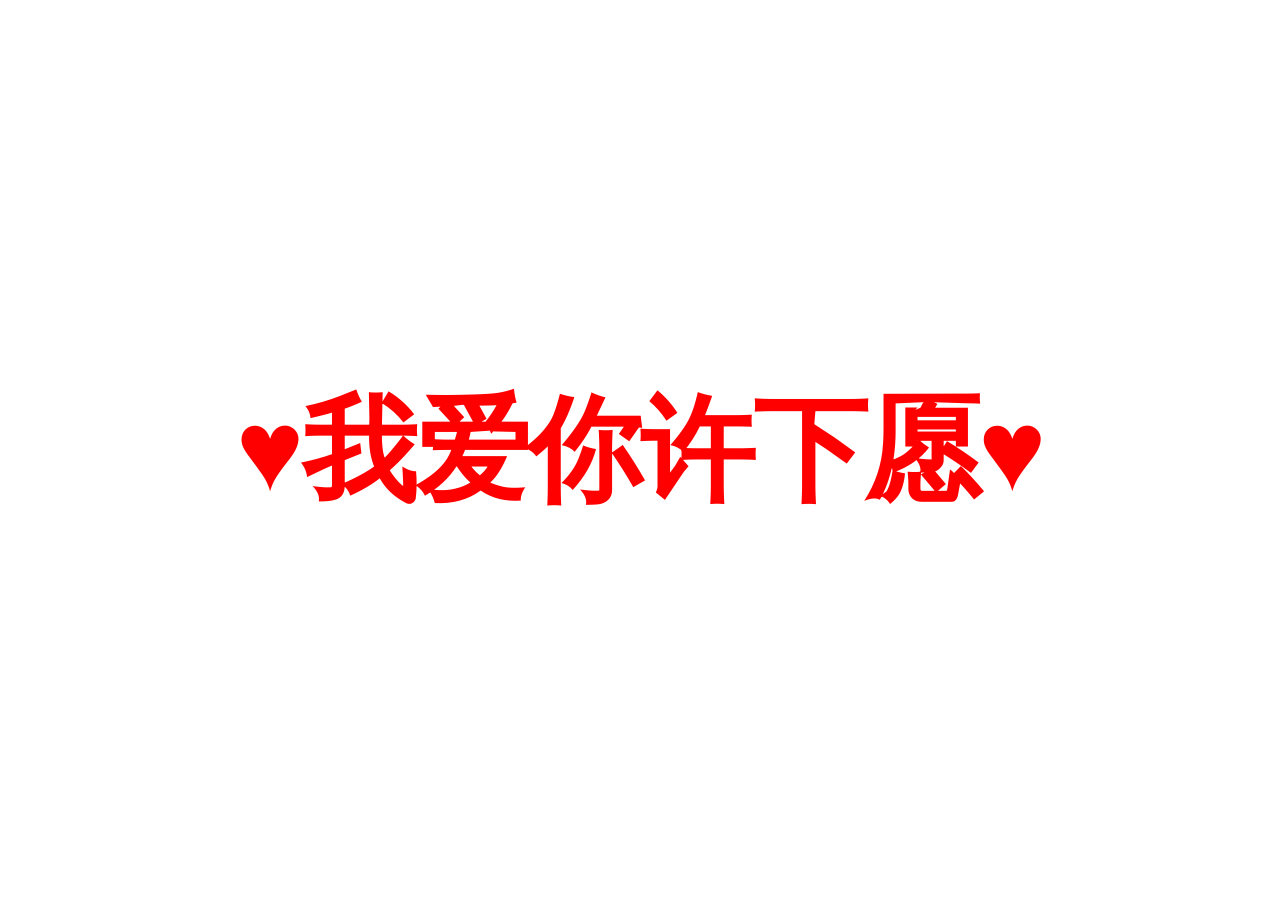
<file: index.html>
<!doctype html>
<html lang="zh-CN">
  <head>
    <meta charset="utf-8" />
    <meta name="viewport" content="width=device-width, initial-scale=1" />
    <title>♥我爱你许下愿♥</title>
    <meta name="description" content="♥我爱你许下愿♥" />
    <link rel="icon" href="/assets/favicon.svg" type="image/svg+xml" />
    <link rel="stylesheet" href="/assets/css/style.css" />
    <!--
      首页是一个独立的极简展示页：整页只有一行居中的大字红标题。
      没有导航栏、没有页脚、没有脚本，也不参与中英双语切换和深浅色主题。
      要回博客列表请直接访问 /blog/。
    -->
    <style>
      body {
        background: #ffffff;
      }

      .wish {
        display: flex;
        align-items: center;
        justify-content: center;
        min-height: 100vh;
        margin: 0;
        padding: 24px;
        color: #ff0000;
        font-size: clamp(2rem, 9vw, 8rem);
        font-weight: 700;
        line-height: 1.15;
        letter-spacing: -0.02em;
        text-align: center;
        text-wrap: balance;
      }
    </style>
    <!-- Open Graph / Twitter：决定链接被分享到 QQ、微信、Twitter 等平台时的卡片长相 -->
    <meta property="og:type" content="website" />
    <meta property="og:site_name" content="TJSC1213" />
    <meta property="og:title" content="♥我爱你许下愿♥" />
    <meta property="og:description" content="♥我爱你许下愿♥" />
    <meta property="og:url" content="https://tjsc1213.github.io/" />
    <meta property="og:image" content="https://tjsc1213.github.io/assets/og-cover.png" />
    <meta property="og:image:width" content="512" />
    <meta property="og:image:height" content="512" />
    <meta property="og:locale" content="zh_CN" />
    <meta name="twitter:card" content="summary" />
    <meta name="twitter:title" content="♥我爱你许下愿♥" />
    <meta name="twitter:description" content="♥我爱你许下愿♥" />
    <meta name="twitter:image" content="https://tjsc1213.github.io/assets/og-cover.png" />
  </head>

  <body>
    <h1 class="wish">♥我爱你许下愿♥</h1>
  </body>
</html>
</file>
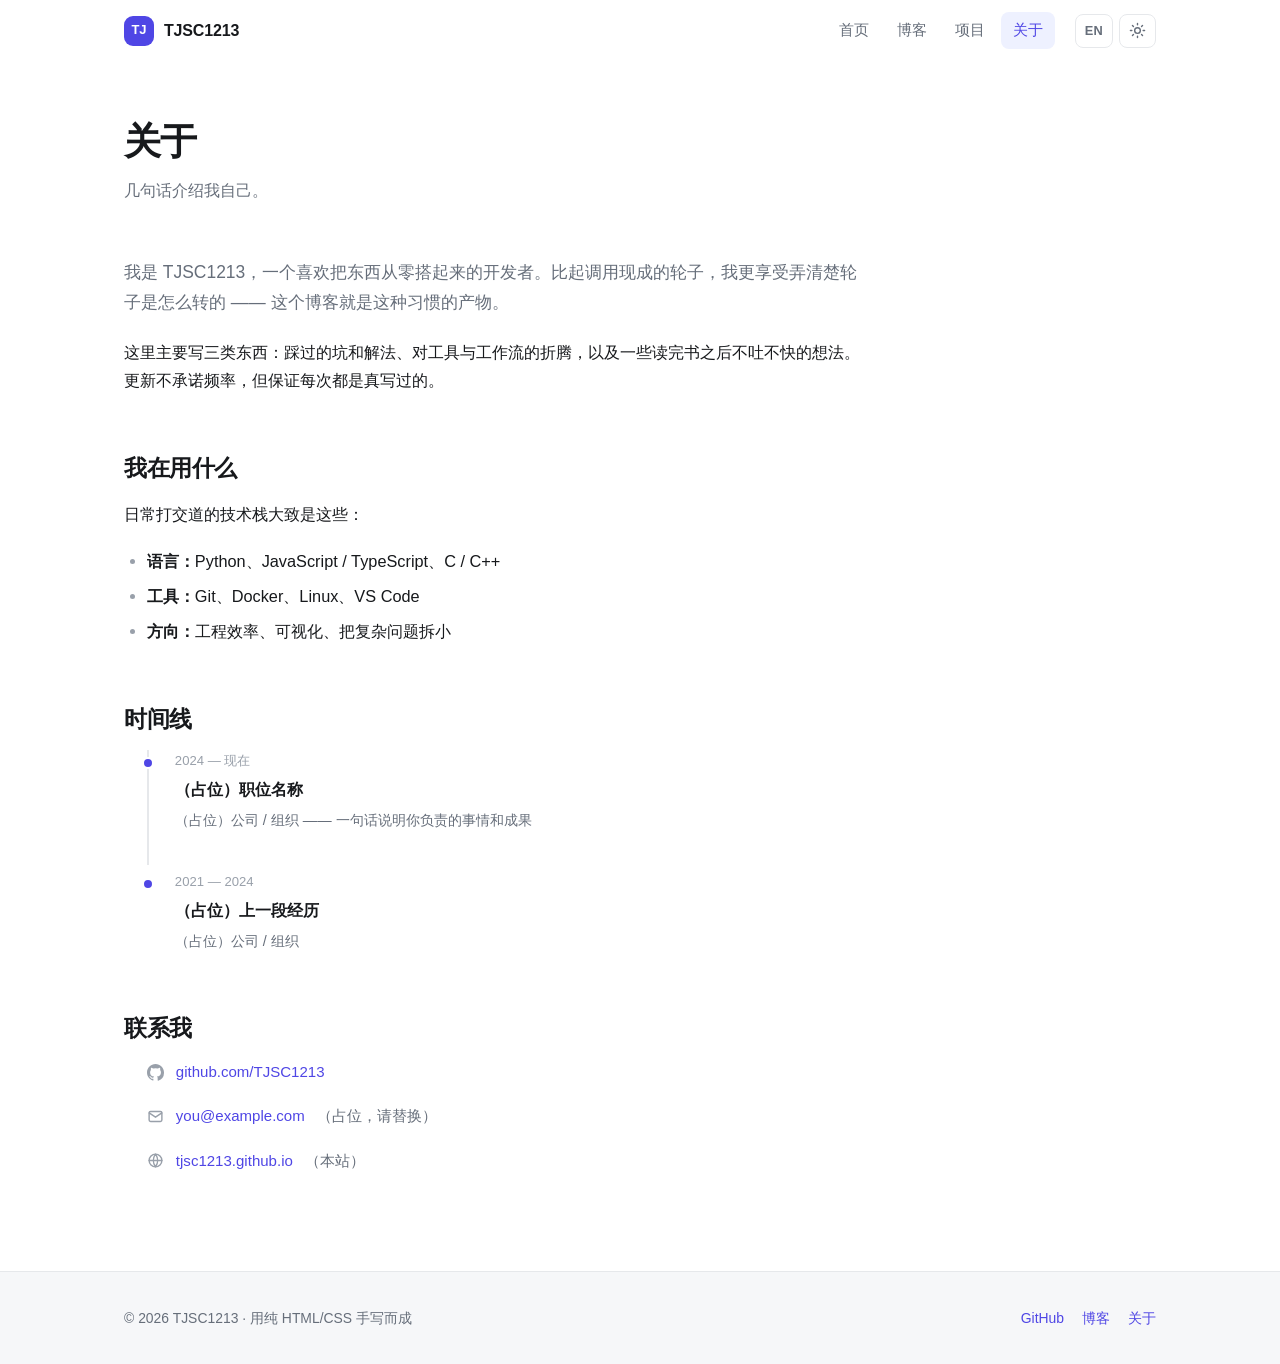
<file: about/index.html>
<!doctype html>
<html lang="zh-CN" data-lang="zh" data-theme="light">
  <head>
    <meta charset="utf-8" />
    <meta name="viewport" content="width=device-width, initial-scale=1" />
    <title data-zh="关于 · TJSC1213" data-en="About · TJSC1213">关于 · TJSC1213</title>
    <meta name="description" content="关于 TJSC1213：简介、技能与联系方式。" />
    <link rel="icon" href="/assets/favicon.svg" type="image/svg+xml" />
    <link rel="stylesheet" href="/assets/css/style.css" />
    <!-- 在首次绘制前定好主题与语言，避免闪烁 -->
    <script>
      (function () {
        try {
          var d = document.documentElement;
          var t = localStorage.getItem('theme');
          if (t !== 'light' && t !== 'dark') {
            t =
              window.matchMedia && window.matchMedia('(prefers-color-scheme: dark)').matches
                ? 'dark'
                : 'light';
          }
          d.setAttribute('data-theme', t);
          var l = localStorage.getItem('lang');
          if (l === 'zh' || l === 'en') d.setAttribute('data-lang', l);
        } catch (e) {}
      })();
    </script>
    <!-- Open Graph / Twitter：决定链接被分享到 QQ、微信、Twitter 等平台时的卡片长相 -->
    <meta property="og:type" content="website" />
    <meta property="og:site_name" content="TJSC1213" />
    <meta property="og:title" content="关于 · TJSC1213" />
    <meta property="og:description" content="关于 TJSC1213：简介、技能与联系方式。" />
    <meta property="og:url" content="https://tjsc1213.github.io/about/" />
    <meta property="og:image" content="https://tjsc1213.github.io/assets/og-cover.png" />
    <meta property="og:image:width" content="512" />
    <meta property="og:image:height" content="512" />
    <meta property="og:locale" content="zh_CN" />
    <meta name="twitter:card" content="summary" />
    <meta name="twitter:title" content="关于 · TJSC1213" />
    <meta name="twitter:description" content="关于 TJSC1213：简介、技能与联系方式。" />
    <meta name="twitter:image" content="https://tjsc1213.github.io/assets/og-cover.png" />
  </head>

  <body>
    <a class="skip-link" href="#main" data-zh="跳到正文" data-en="Skip to content">跳到正文</a>

    <header class="site-header">
      <div class="container header-inner">
        <a class="brand" href="/" data-zh-aria-label="TJSC1213 首页" data-en-aria-label="TJSC1213 home">
          <span class="brand-mark" aria-hidden="true">TJ</span>
          <span>TJSC1213</span>
        </a>

        <nav class="site-nav" id="site-nav" aria-label="主导航" data-zh-aria-label="主导航" data-en-aria-label="Main navigation">
          <a href="/" data-zh="首页" data-en="Home">首页</a>
          <a href="/blog/" data-zh="博客" data-en="Blog">博客</a>
          <a href="/projects/" data-zh="项目" data-en="Projects">项目</a>
          <a href="/about/" aria-current="page" data-zh="关于" data-en="About">关于</a>
        </nav>

        <div class="header-actions">
          <button type="button" class="icon-btn" id="lang-toggle" aria-label="Switch to English">EN</button>

          <button type="button" class="icon-btn" id="theme-toggle" aria-label="切换到深色主题">
            <svg class="icon-sun" viewBox="0 0 24 24" fill="none" stroke="currentColor" stroke-width="2" stroke-linecap="round" aria-hidden="true">
              <circle cx="12" cy="12" r="4" />
              <path d="M12 2v2M12 20v2M4.9 4.9l1.4 1.4M17.7 17.7l1.4 1.4M2 12h2M20 12h2M4.9 19.1l1.4-1.4M17.7 6.3l1.4-1.4" />
            </svg>
            <svg class="icon-moon" viewBox="0 0 24 24" fill="none" stroke="currentColor" stroke-width="2" stroke-linecap="round" stroke-linejoin="round" aria-hidden="true">
              <path d="M21 12.79A9 9 0 1 1 11.21 3 7 7 0 0 0 21 12.79z" />
            </svg>
          </button>

          <button
            type="button"
            class="icon-btn menu-btn"
            id="menu-toggle"
            aria-expanded="false"
            aria-controls="site-nav"
            aria-label="打开导航菜单"
            data-zh-aria-label="打开导航菜单"
            data-en-aria-label="Open navigation menu"
          >
            <svg viewBox="0 0 24 24" fill="none" stroke="currentColor" stroke-width="2" stroke-linecap="round" aria-hidden="true">
              <path d="M4 7h16M4 12h16M4 17h16" />
            </svg>
          </button>
        </div>
      </div>
    </header>

    <main class="site-main" id="main">
      <div class="container">
        <div class="page-header">
          <h1 class="page-title" data-zh="关于" data-en="About">关于</h1>
          <p class="page-desc" data-zh="几句话介绍我自己。" data-en="A few words about me.">几句话介绍我自己。</p>
        </div>

        <!-- {TODO} 下面每一段都是占位文案，换成你自己的内容即可 -->
        <div class="prose">
          <p
            data-zh="我是 TJSC1213，一个喜欢把东西从零搭起来的开发者。比起调用现成的轮子，我更享受弄清楚轮子是怎么转的 —— 这个博客就是这种习惯的产物。"
            data-en="I am TJSC1213, a developer who likes building things from scratch. More than reaching for an existing wheel, I enjoy understanding how it turns — this blog is a product of that habit."
          >
            我是 TJSC1213，一个喜欢把东西从零搭起来的开发者。比起调用现成的轮子，我更享受弄清楚轮子是怎么转的 —— 这个博客就是这种习惯的产物。
          </p>

          <p
            data-zh="这里主要写三类东西：踩过的坑和解法、对工具与工作流的折腾，以及一些读完书之后不吐不快的想法。更新不承诺频率，但保证每次都是真写过的。"
            data-en="I write about three kinds of things here: bugs I hit and how I got out, tinkering with tools and workflows, and thoughts that would not leave me alone after finishing a book. No promised cadence — just an honest effort every time."
          >
            这里主要写三类东西：踩过的坑和解法、对工具与工作流的折腾，以及一些读完书之后不吐不快的想法。更新不承诺频率，但保证每次都是真写过的。
          </p>

          <h2 data-zh="我在用什么" data-en="What I work with">我在用什么</h2>

          <p data-zh="日常打交道的技术栈大致是这些：" data-en="The stack I spend most of my time with:">
            日常打交道的技术栈大致是这些：
          </p>

          <ul>
            <li><strong data-zh="语言：" data-en="Languages:">语言：</strong>Python、JavaScript / TypeScript、C / C++</li>
            <li><strong data-zh="工具：" data-en="Tooling:">工具：</strong>Git、Docker、Linux、VS Code</li>
            <li><strong data-zh="方向：" data-en="Focus:">方向：</strong><span data-zh="工程效率、可视化、把复杂问题拆小" data-en="developer productivity, visualization, breaking big problems into small ones">工程效率、可视化、把复杂问题拆小</span></li>
          </ul>

          <h2 data-zh="时间线" data-en="Timeline">时间线</h2>

          <ul class="timeline">
            <li>
              <span class="timeline-period" data-zh="2024 — 现在" data-en="2024 — present">2024 — 现在</span>
              <p class="timeline-role" data-zh="（占位）职位名称" data-en="(Placeholder) Your role">（占位）职位名称</p>
              <p class="timeline-org" data-zh="（占位）公司 / 组织 —— 一句话说明你负责的事情和成果" data-en="(Placeholder) Company / org — one line on what you owned and shipped">（占位）公司 / 组织 —— 一句话说明你负责的事情和成果</p>
            </li>
            <li>
              <span class="timeline-period" data-zh="2021 — 2024" data-en="2021 — 2024">2021 — 2024</span>
              <p class="timeline-role" data-zh="（占位）上一段经历" data-en="(Placeholder) Previous role">（占位）上一段经历</p>
              <p class="timeline-org" data-zh="（占位）公司 / 组织" data-en="(Placeholder) Company / org">（占位）公司 / 组织</p>
            </li>
          </ul>

          <h2 data-zh="联系我" data-en="Get in touch">联系我</h2>

          <ul class="contact-list">
            <li>
              <svg viewBox="0 0 16 16" fill="currentColor" aria-hidden="true">
                <path
                  d="M8 0C3.58 0 0 3.58 0 8c0 3.54 2.29 6.53 5.47 7.59.4.07.55-.17.55-.38v-1.33c-2.23.48-2.7-.95-2.7-.95-.36-.93-.89-1.18-.89-1.18-.73-.5.06-.49.06-.49.81.06 1.23.83 1.23.83.72 1.23 1.88.88 2.34.67.07-.52.28-.88.51-1.08-1.78-.2-3.64-.89-3.64-3.95 0-.87.31-1.59.82-2.15-.08-.2-.36-1.02.08-2.12 0 0 .67-.21 2.2.82a7.7 7.7 0 0 1 4 0c1.53-1.03 2.2-.82 2.2-.82.44 1.1.16 1.92.08 2.12.51.56.82 1.28.82 2.15 0 3.07-1.87 3.75-3.65 3.95.29.25.54.73.54 1.48v2.19c0 .21.15.46.55.38A8.01 8.01 0 0 0 16 8c0-4.42-3.58-8-8-8Z"
                />
              </svg>
              <a href="https://github.com/TJSC1213" target="_blank" rel="noopener">github.com/TJSC1213</a>
            </li>
            <li>
              <svg viewBox="0 0 24 24" fill="none" stroke="currentColor" stroke-width="2" stroke-linecap="round" stroke-linejoin="round" aria-hidden="true">
                <rect x="3" y="5" width="18" height="14" rx="2" />
                <path d="m3 7 9 6 9-6" />
              </svg>
              <!-- {TODO} 换成你真实的邮箱 -->
              <a href="mailto:you@example.com">you@example.com</a>
              <span class="muted" data-zh="（占位，请替换）" data-en="(placeholder — replace me)">（占位，请替换）</span>
            </li>
            <li>
              <svg viewBox="0 0 24 24" fill="none" stroke="currentColor" stroke-width="2" stroke-linecap="round" stroke-linejoin="round" aria-hidden="true">
                <circle cx="12" cy="12" r="9" />
                <path d="M3 12h18M12 3a15 15 0 0 1 0 18 15 15 0 0 1 0-18z" />
              </svg>
              <a href="https://tjsc1213.github.io">tjsc1213.github.io</a>
              <span class="muted" data-zh="（本站）" data-en="(this site)">（本站）</span>
            </li>
          </ul>
        </div>
      </div>
    </main>

    <footer class="site-footer">
      <div class="container footer-inner">
        <p>
          © <span id="year">2026</span> TJSC1213 ·
          <span data-zh="用纯 HTML/CSS 手写而成" data-en="Hand-built with plain HTML &amp; CSS">用纯 HTML/CSS 手写而成</span>
        </p>
        <div class="footer-links">
          <a href="https://github.com/TJSC1213" target="_blank" rel="noopener">GitHub</a>
          <a href="/blog/" data-zh="博客" data-en="Blog">博客</a>
          <a href="/about/" data-zh="关于" data-en="About">关于</a>
        </div>
      </div>
    </footer>

    <script src="/assets/js/i18n.js" defer></script>
    <script src="/assets/js/highlight.js" defer></script>
    <script src="/assets/js/main.js" defer></script>
  </body>
</html>
</file>
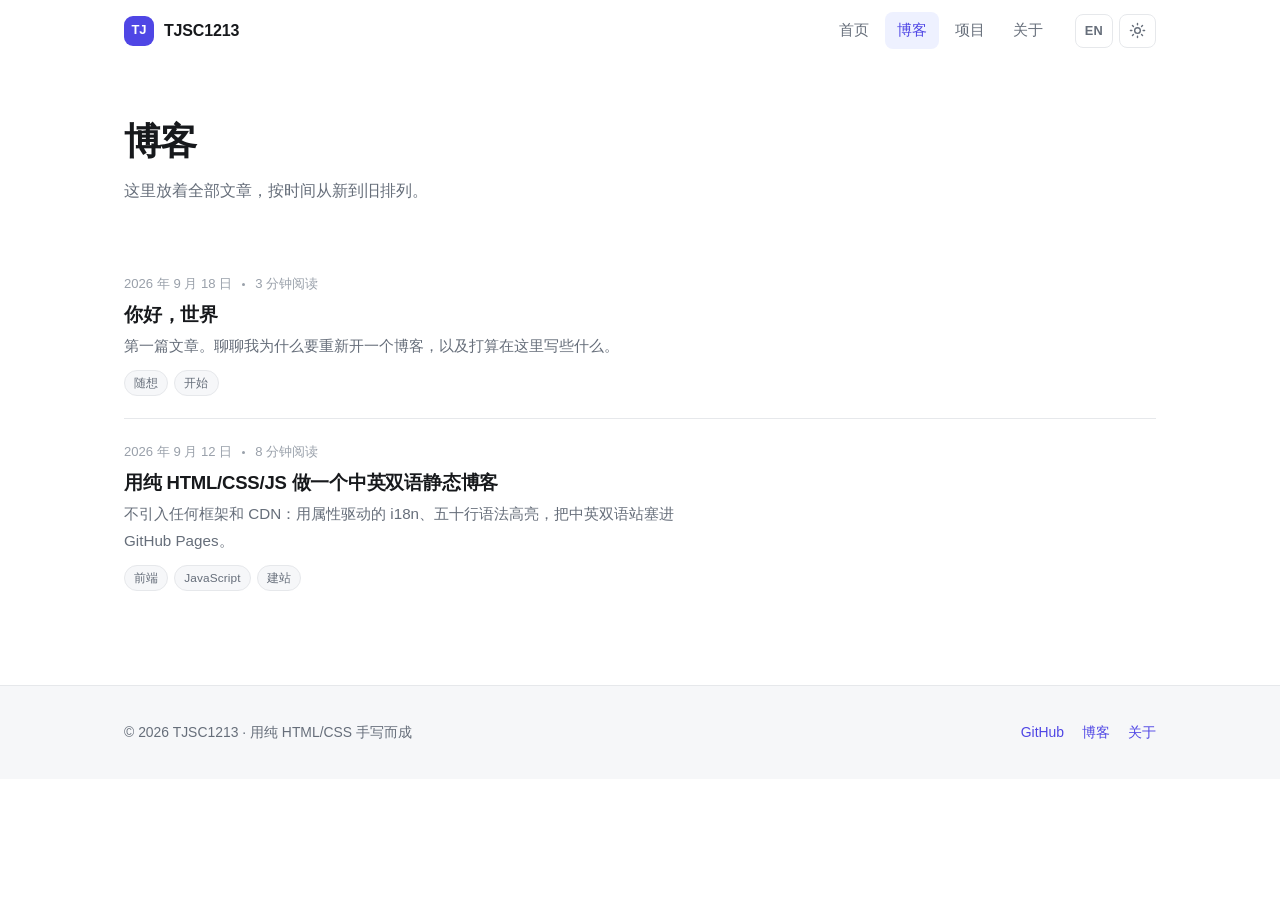
<file: blog/index.html>
<!doctype html>
<html lang="zh-CN" data-lang="zh" data-theme="light">
  <head>
    <meta charset="utf-8" />
    <meta name="viewport" content="width=device-width, initial-scale=1" />
    <title data-zh="博客 · TJSC1213" data-en="Blog · TJSC1213">博客 · TJSC1213</title>
    <meta
      name="description"
      content="TJSC1213 的全部文章：技术笔记、项目实践与随想。"
    />
    <link rel="icon" href="/assets/favicon.svg" type="image/svg+xml" />
    <link rel="stylesheet" href="/assets/css/style.css" />
    <!-- 在首次绘制前定好主题与语言，避免闪烁 -->
    <script>
      (function () {
        try {
          var d = document.documentElement;
          var t = localStorage.getItem('theme');
          if (t !== 'light' && t !== 'dark') {
            t =
              window.matchMedia && window.matchMedia('(prefers-color-scheme: dark)').matches
                ? 'dark'
                : 'light';
          }
          d.setAttribute('data-theme', t);
          var l = localStorage.getItem('lang');
          if (l === 'zh' || l === 'en') d.setAttribute('data-lang', l);
        } catch (e) {}
      })();
    </script>
    <!-- Open Graph / Twitter：决定链接被分享到 QQ、微信、Twitter 等平台时的卡片长相 -->
    <meta property="og:type" content="website" />
    <meta property="og:site_name" content="TJSC1213" />
    <meta property="og:title" content="博客 · TJSC1213" />
    <meta property="og:description" content="TJSC1213 的全部文章：技术笔记、项目实践与随想。" />
    <meta property="og:url" content="https://tjsc1213.github.io/blog/" />
    <meta property="og:image" content="https://tjsc1213.github.io/assets/og-cover.png" />
    <meta property="og:image:width" content="512" />
    <meta property="og:image:height" content="512" />
    <meta property="og:locale" content="zh_CN" />
    <meta name="twitter:card" content="summary" />
    <meta name="twitter:title" content="博客 · TJSC1213" />
    <meta name="twitter:description" content="TJSC1213 的全部文章：技术笔记、项目实践与随想。" />
    <meta name="twitter:image" content="https://tjsc1213.github.io/assets/og-cover.png" />
  </head>

  <body>
    <a class="skip-link" href="#main" data-zh="跳到正文" data-en="Skip to content">跳到正文</a>

    <header class="site-header">
      <div class="container header-inner">
        <a class="brand" href="/" data-zh-aria-label="TJSC1213 首页" data-en-aria-label="TJSC1213 home">
          <span class="brand-mark" aria-hidden="true">TJ</span>
          <span>TJSC1213</span>
        </a>

        <nav class="site-nav" id="site-nav" aria-label="主导航" data-zh-aria-label="主导航" data-en-aria-label="Main navigation">
          <a href="/" data-zh="首页" data-en="Home">首页</a>
          <a href="/blog/" aria-current="page" data-zh="博客" data-en="Blog">博客</a>
          <a href="/projects/" data-zh="项目" data-en="Projects">项目</a>
          <a href="/about/" data-zh="关于" data-en="About">关于</a>
        </nav>

        <div class="header-actions">
          <button type="button" class="icon-btn" id="lang-toggle" aria-label="Switch to English">EN</button>

          <button type="button" class="icon-btn" id="theme-toggle" aria-label="切换到深色主题">
            <svg class="icon-sun" viewBox="0 0 24 24" fill="none" stroke="currentColor" stroke-width="2" stroke-linecap="round" aria-hidden="true">
              <circle cx="12" cy="12" r="4" />
              <path d="M12 2v2M12 20v2M4.9 4.9l1.4 1.4M17.7 17.7l1.4 1.4M2 12h2M20 12h2M4.9 19.1l1.4-1.4M17.7 6.3l1.4-1.4" />
            </svg>
            <svg class="icon-moon" viewBox="0 0 24 24" fill="none" stroke="currentColor" stroke-width="2" stroke-linecap="round" stroke-linejoin="round" aria-hidden="true">
              <path d="M21 12.79A9 9 0 1 1 11.21 3 7 7 0 0 0 21 12.79z" />
            </svg>
          </button>

          <button
            type="button"
            class="icon-btn menu-btn"
            id="menu-toggle"
            aria-expanded="false"
            aria-controls="site-nav"
            aria-label="打开导航菜单"
            data-zh-aria-label="打开导航菜单"
            data-en-aria-label="Open navigation menu"
          >
            <svg viewBox="0 0 24 24" fill="none" stroke="currentColor" stroke-width="2" stroke-linecap="round" aria-hidden="true">
              <path d="M4 7h16M4 12h16M4 17h16" />
            </svg>
          </button>
        </div>
      </div>
    </header>

    <main class="site-main" id="main">
      <div class="container">
        <div class="page-header">
          <h1 class="page-title" data-zh="博客" data-en="Blog">博客</h1>
          <p
            class="page-desc"
            data-zh="这里放着全部文章，按时间从新到旧排列。"
            data-en="Every post, newest first."
          >
            这里放着全部文章，按时间从新到旧排列。
          </p>
        </div>
      </div>

      <section class="section">
        <div class="container">
          <ul class="post-list">
            <li class="post-item">
              <div class="post-meta">
                <time datetime="2026-09-18" data-zh="2026 年 9 月 18 日" data-en="Sep 18, 2026">2026 年 9 月 18 日</time>
                <span class="dot" aria-hidden="true"></span>
                <span data-zh="3 分钟阅读" data-en="3 min read">3 分钟阅读</span>
              </div>
              <h2 class="post-title">
                <a href="/blog/hello-world/" data-zh="你好，世界" data-en="Hello, World">你好，世界</a>
              </h2>
              <p
                class="post-excerpt"
                data-zh="第一篇文章。聊聊我为什么要重新开一个博客，以及打算在这里写些什么。"
                data-en="The first post. Why I started this blog again, and what I plan to write about here."
              >
                第一篇文章。聊聊我为什么要重新开一个博客，以及打算在这里写些什么。
              </p>
              <div class="tags">
                <span class="tag" data-zh="随想" data-en="Notes">随想</span>
                <span class="tag" data-zh="开始" data-en="Meta">开始</span>
              </div>
            </li>

            <li class="post-item">
              <div class="post-meta">
                <time datetime="2026-09-12" data-zh="2026 年 9 月 12 日" data-en="Sep 12, 2026">2026 年 9 月 12 日</time>
                <span class="dot" aria-hidden="true"></span>
                <span data-zh="8 分钟阅读" data-en="8 min read">8 分钟阅读</span>
              </div>
              <h2 class="post-title">
                <a
                  href="/blog/static-site-i18n/"
                  data-zh="用纯 HTML/CSS/JS 做一个中英双语静态博客"
                  data-en="A bilingual static blog with plain HTML, CSS and JS"
                  >用纯 HTML/CSS/JS 做一个中英双语静态博客</a
                >
              </h2>
              <p
                class="post-excerpt"
                data-zh="不引入任何框架和 CDN：用属性驱动的 i18n、五十行语法高亮，把中英双语站塞进 GitHub Pages。"
                data-en="No frameworks, no CDN: attribute-driven i18n and a fifty-line highlighter, all fitting inside GitHub Pages."
              >
                不引入任何框架和 CDN：用属性驱动的 i18n、五十行语法高亮，把中英双语站塞进 GitHub Pages。
              </p>
              <div class="tags">
                <span class="tag" data-zh="前端" data-en="Frontend">前端</span>
                <span class="tag">JavaScript</span>
                <span class="tag" data-zh="建站" data-en="Site">建站</span>
              </div>
            </li>
          </ul>
        </div>
      </section>
    </main>

    <footer class="site-footer">
      <div class="container footer-inner">
        <p>
          © <span id="year">2026</span> TJSC1213 ·
          <span data-zh="用纯 HTML/CSS 手写而成" data-en="Hand-built with plain HTML &amp; CSS">用纯 HTML/CSS 手写而成</span>
        </p>
        <div class="footer-links">
          <a href="https://github.com/TJSC1213" target="_blank" rel="noopener">GitHub</a>
          <a href="/blog/" data-zh="博客" data-en="Blog">博客</a>
          <a href="/about/" data-zh="关于" data-en="About">关于</a>
        </div>
      </div>
    </footer>

    <script src="/assets/js/i18n.js" defer></script>
    <script src="/assets/js/highlight.js" defer></script>
    <script src="/assets/js/main.js" defer></script>
  </body>
</html>
</file>
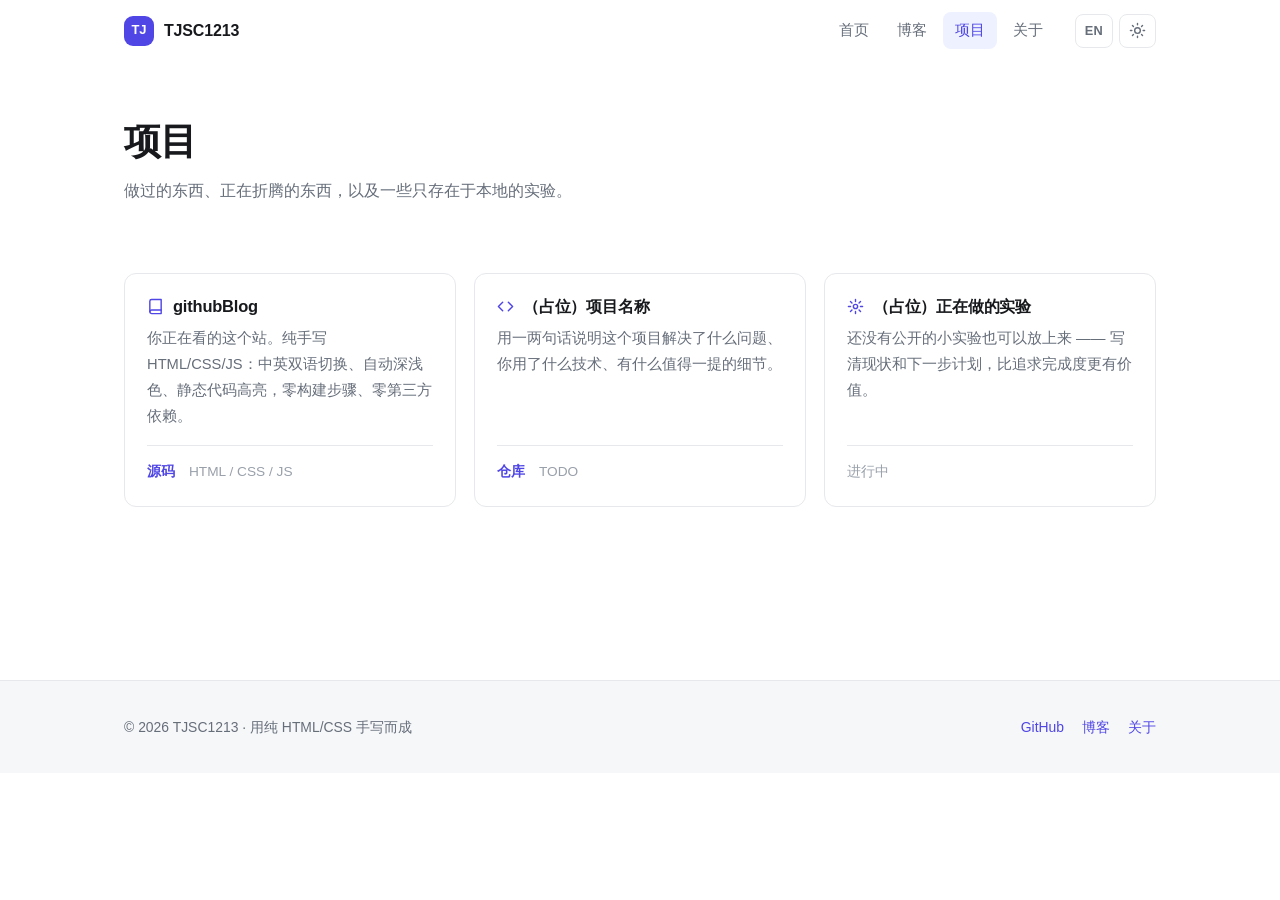
<file: projects/index.html>
<!doctype html>
<html lang="zh-CN" data-lang="zh" data-theme="light">
  <head>
    <meta charset="utf-8" />
    <meta name="viewport" content="width=device-width, initial-scale=1" />
    <title data-zh="项目 · TJSC1213" data-en="Projects · TJSC1213">项目 · TJSC1213</title>
    <meta name="description" content="TJSC1213 做过的一些项目。" />
    <link rel="icon" href="/assets/favicon.svg" type="image/svg+xml" />
    <link rel="stylesheet" href="/assets/css/style.css" />
    <!-- 在首次绘制前定好主题与语言，避免闪烁 -->
    <script>
      (function () {
        try {
          var d = document.documentElement;
          var t = localStorage.getItem('theme');
          if (t !== 'light' && t !== 'dark') {
            t =
              window.matchMedia && window.matchMedia('(prefers-color-scheme: dark)').matches
                ? 'dark'
                : 'light';
          }
          d.setAttribute('data-theme', t);
          var l = localStorage.getItem('lang');
          if (l === 'zh' || l === 'en') d.setAttribute('data-lang', l);
        } catch (e) {}
      })();
    </script>
    <!-- Open Graph / Twitter：决定链接被分享到 QQ、微信、Twitter 等平台时的卡片长相 -->
    <meta property="og:type" content="website" />
    <meta property="og:site_name" content="TJSC1213" />
    <meta property="og:title" content="项目 · TJSC1213" />
    <meta property="og:description" content="TJSC1213 做过的一些项目。" />
    <meta property="og:url" content="https://tjsc1213.github.io/projects/" />
    <meta property="og:image" content="https://tjsc1213.github.io/assets/og-cover.png" />
    <meta property="og:image:width" content="512" />
    <meta property="og:image:height" content="512" />
    <meta property="og:locale" content="zh_CN" />
    <meta name="twitter:card" content="summary" />
    <meta name="twitter:title" content="项目 · TJSC1213" />
    <meta name="twitter:description" content="TJSC1213 做过的一些项目。" />
    <meta name="twitter:image" content="https://tjsc1213.github.io/assets/og-cover.png" />
  </head>

  <body>
    <a class="skip-link" href="#main" data-zh="跳到正文" data-en="Skip to content">跳到正文</a>

    <header class="site-header">
      <div class="container header-inner">
        <a class="brand" href="/" data-zh-aria-label="TJSC1213 首页" data-en-aria-label="TJSC1213 home">
          <span class="brand-mark" aria-hidden="true">TJ</span>
          <span>TJSC1213</span>
        </a>

        <nav class="site-nav" id="site-nav" aria-label="主导航" data-zh-aria-label="主导航" data-en-aria-label="Main navigation">
          <a href="/" data-zh="首页" data-en="Home">首页</a>
          <a href="/blog/" data-zh="博客" data-en="Blog">博客</a>
          <a href="/projects/" aria-current="page" data-zh="项目" data-en="Projects">项目</a>
          <a href="/about/" data-zh="关于" data-en="About">关于</a>
        </nav>

        <div class="header-actions">
          <button type="button" class="icon-btn" id="lang-toggle" aria-label="Switch to English">EN</button>

          <button type="button" class="icon-btn" id="theme-toggle" aria-label="切换到深色主题">
            <svg class="icon-sun" viewBox="0 0 24 24" fill="none" stroke="currentColor" stroke-width="2" stroke-linecap="round" aria-hidden="true">
              <circle cx="12" cy="12" r="4" />
              <path d="M12 2v2M12 20v2M4.9 4.9l1.4 1.4M17.7 17.7l1.4 1.4M2 12h2M20 12h2M4.9 19.1l1.4-1.4M17.7 6.3l1.4-1.4" />
            </svg>
            <svg class="icon-moon" viewBox="0 0 24 24" fill="none" stroke="currentColor" stroke-width="2" stroke-linecap="round" stroke-linejoin="round" aria-hidden="true">
              <path d="M21 12.79A9 9 0 1 1 11.21 3 7 7 0 0 0 21 12.79z" />
            </svg>
          </button>

          <button
            type="button"
            class="icon-btn menu-btn"
            id="menu-toggle"
            aria-expanded="false"
            aria-controls="site-nav"
            aria-label="打开导航菜单"
            data-zh-aria-label="打开导航菜单"
            data-en-aria-label="Open navigation menu"
          >
            <svg viewBox="0 0 24 24" fill="none" stroke="currentColor" stroke-width="2" stroke-linecap="round" aria-hidden="true">
              <path d="M4 7h16M4 12h16M4 17h16" />
            </svg>
          </button>
        </div>
      </div>
    </header>

    <main class="site-main" id="main">
      <div class="container">
        <div class="page-header">
          <h1 class="page-title" data-zh="项目" data-en="Projects">项目</h1>
          <p
            class="page-desc"
            data-zh="做过的东西、正在折腾的东西，以及一些只存在于本地的实验。"
            data-en="Things I have shipped, things I am tinkering with, and experiments that only exist locally."
          >
            做过的东西、正在折腾的东西，以及一些只存在于本地的实验。
          </p>
        </div>
      </div>

      <section class="section">
        <div class="container">
          <!-- {TODO} 把下面这些卡片换成你真正的项目；每加一张就复制一个 card 区块 -->
          <div class="card-grid">
            <article class="card">
              <h3 class="card-title">
                <svg viewBox="0 0 24 24" fill="none" stroke="currentColor" stroke-width="2" stroke-linecap="round" stroke-linejoin="round" aria-hidden="true">
                  <path d="M4 19.5A2.5 2.5 0 0 1 6.5 17H20" />
                  <path d="M6.5 2H20v20H6.5A2.5 2.5 0 0 1 4 19.5v-15A2.5 2.5 0 0 1 6.5 2z" />
                </svg>
                <span>githubBlog</span>
              </h3>
              <p
                class="card-desc"
                data-zh="你正在看的这个站。纯手写 HTML/CSS/JS：中英双语切换、自动深浅色、静态代码高亮，零构建步骤、零第三方依赖。"
                data-en="The site you are reading. Hand-written HTML/CSS/JS with bilingual switching, automatic dark mode and static syntax highlighting — no build step, no third-party dependencies."
              >
                你正在看的这个站。纯手写 HTML/CSS/JS：中英双语切换、自动深浅色、静态代码高亮，零构建步骤、零第三方依赖。
              </p>
              <div class="card-foot">
                <a href="https://github.com/TJSC1213/TJSC1213.github.io" target="_blank" rel="noopener" data-zh="源码" data-en="Source">源码</a>
                <span class="lang">HTML / CSS / JS</span>
              </div>
            </article>

            <article class="card">
              <h3 class="card-title">
                <svg viewBox="0 0 24 24" fill="none" stroke="currentColor" stroke-width="2" stroke-linecap="round" stroke-linejoin="round" aria-hidden="true">
                  <path d="M16 18l6-6-6-6M8 6l-6 6 6 6" />
                </svg>
                <span data-zh="（占位）项目名称" data-en="(Placeholder) Project name">（占位）项目名称</span>
              </h3>
              <p
                class="card-desc"
                data-zh="用一两句话说明这个项目解决了什么问题、你用了什么技术、有什么值得一提的细节。"
                data-en="One or two sentences: what problem it solves, what it is built with, and anything worth calling out."
              >
                用一两句话说明这个项目解决了什么问题、你用了什么技术、有什么值得一提的细节。
              </p>
              <div class="card-foot">
                <a href="https://github.com/TJSC1213" target="_blank" rel="noopener" data-zh="仓库" data-en="Repo">仓库</a>
                <span class="lang">TODO</span>
              </div>
            </article>

            <article class="card">
              <h3 class="card-title">
                <svg viewBox="0 0 24 24" fill="none" stroke="currentColor" stroke-width="2" stroke-linecap="round" stroke-linejoin="round" aria-hidden="true">
                  <circle cx="12" cy="12" r="3" />
                  <path d="M12 2v3M12 19v3M2 12h3M19 12h3M4.9 4.9l2.1 2.1M17 17l2.1 2.1M19.1 4.9L17 7M7 17l-2.1 2.1" />
                </svg>
                <span data-zh="（占位）正在做的实验" data-en="(Placeholder) Ongoing experiment">（占位）正在做的实验</span>
              </h3>
              <p
                class="card-desc"
                data-zh="还没有公开的小实验也可以放上来 —— 写清现状和下一步计划，比追求完成度更有价值。"
                data-en="Unfinished experiments belong here too. Describing the current state and the next step beats waiting for polish."
              >
                还没有公开的小实验也可以放上来 —— 写清现状和下一步计划，比追求完成度更有价值。
              </p>
              <div class="card-foot">
                <span class="lang" data-zh="进行中" data-en="In progress">进行中</span>
              </div>
            </article>
          </div>
        </div>
      </section>
    </main>

    <footer class="site-footer">
      <div class="container footer-inner">
        <p>
          © <span id="year">2026</span> TJSC1213 ·
          <span data-zh="用纯 HTML/CSS 手写而成" data-en="Hand-built with plain HTML &amp; CSS">用纯 HTML/CSS 手写而成</span>
        </p>
        <div class="footer-links">
          <a href="https://github.com/TJSC1213" target="_blank" rel="noopener">GitHub</a>
          <a href="/blog/" data-zh="博客" data-en="Blog">博客</a>
          <a href="/about/" data-zh="关于" data-en="About">关于</a>
        </div>
      </div>
    </footer>

    <script src="/assets/js/i18n.js" defer></script>
    <script src="/assets/js/highlight.js" defer></script>
    <script src="/assets/js/main.js" defer></script>
  </body>
</html>
</file>
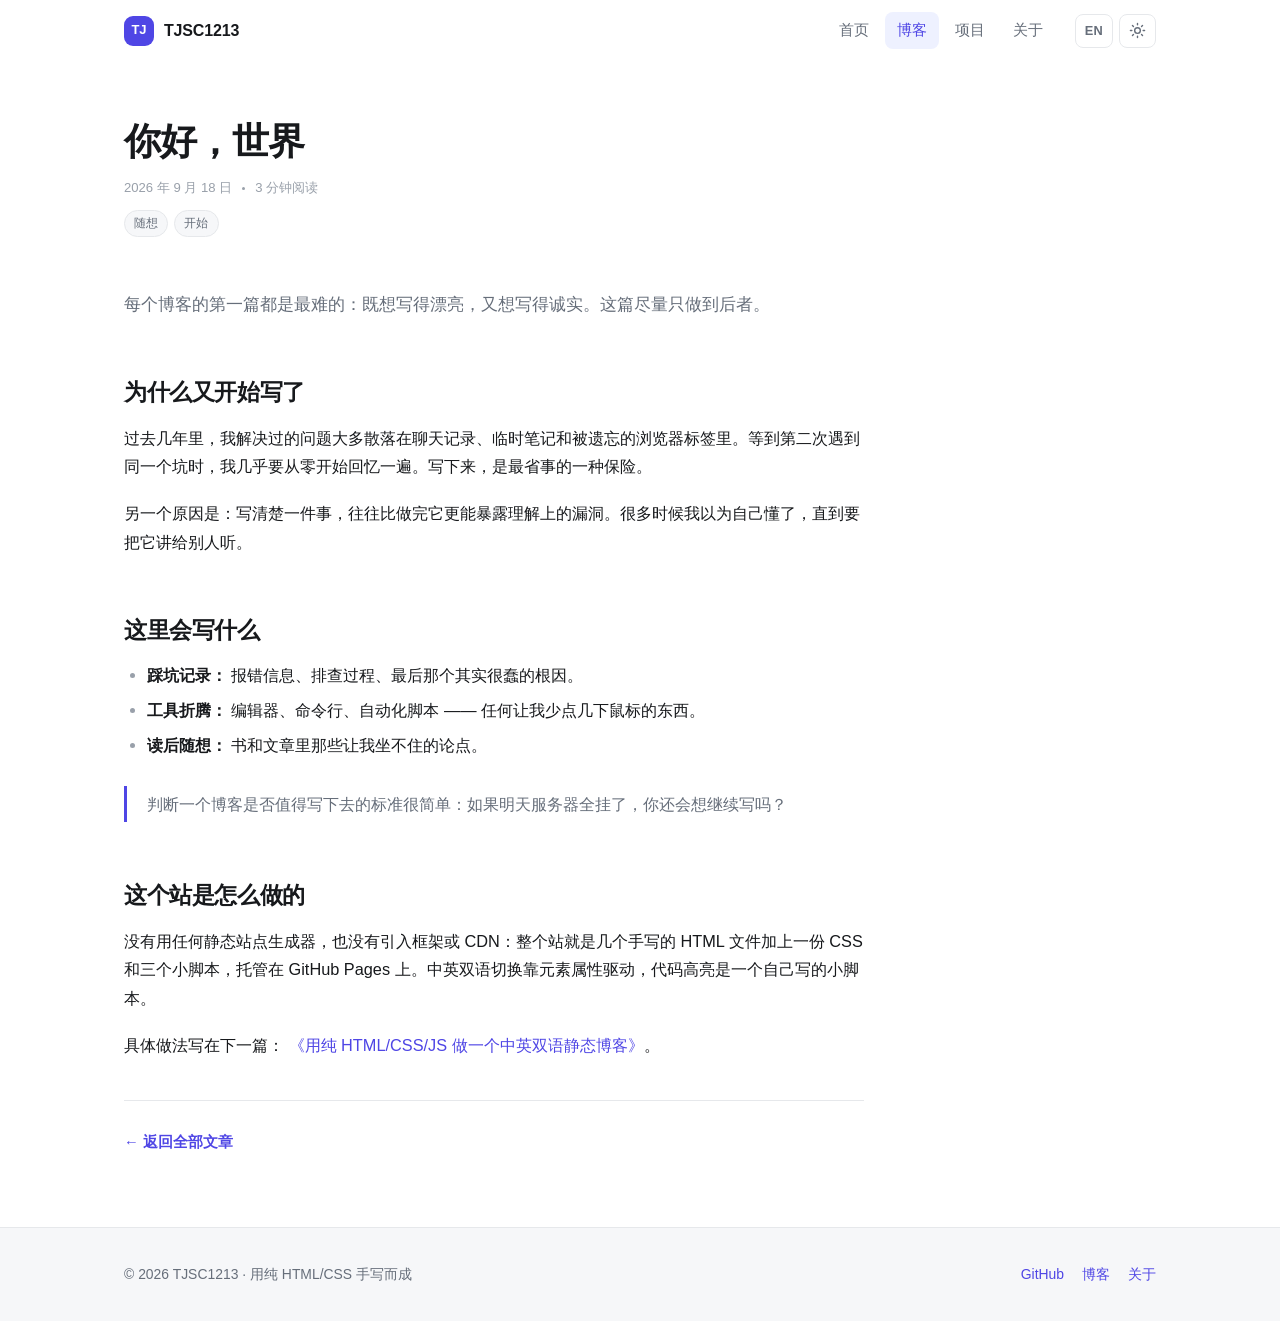
<file: blog/hello-world/index.html>
<!doctype html>
<html lang="zh-CN" data-lang="zh" data-theme="light">
  <head>
    <meta charset="utf-8" />
    <meta name="viewport" content="width=device-width, initial-scale=1" />
    <title data-zh="你好，世界 · TJSC1213" data-en="Hello, World · TJSC1213">你好，世界 · TJSC1213</title>
    <meta
      name="description"
      content="第一篇文章：为什么重新开始写博客，以及打算在这里写些什么。"
    />
    <link rel="icon" href="/assets/favicon.svg" type="image/svg+xml" />
    <link rel="stylesheet" href="/assets/css/style.css" />
    <!-- 在首次绘制前定好主题与语言，避免闪烁 -->
    <script>
      (function () {
        try {
          var d = document.documentElement;
          var t = localStorage.getItem('theme');
          if (t !== 'light' && t !== 'dark') {
            t =
              window.matchMedia && window.matchMedia('(prefers-color-scheme: dark)').matches
                ? 'dark'
                : 'light';
          }
          d.setAttribute('data-theme', t);
          var l = localStorage.getItem('lang');
          if (l === 'zh' || l === 'en') d.setAttribute('data-lang', l);
        } catch (e) {}
      })();
    </script>
    <!-- Open Graph / Twitter：决定链接被分享到 QQ、微信、Twitter 等平台时的卡片长相 -->
    <meta property="og:type" content="article" />
    <meta property="og:site_name" content="TJSC1213" />
    <meta property="og:title" content="你好，世界 · TJSC1213" />
    <meta property="og:description" content="第一篇文章：为什么重新开始写博客，以及打算在这里写些什么。" />
    <meta property="og:url" content="https://tjsc1213.github.io/blog/hello-world/" />
    <meta property="og:image" content="https://tjsc1213.github.io/assets/og-cover.png" />
    <meta property="og:image:width" content="512" />
    <meta property="og:image:height" content="512" />
    <meta property="og:locale" content="zh_CN" />
    <meta name="twitter:card" content="summary" />
    <meta name="twitter:title" content="你好，世界 · TJSC1213" />
    <meta name="twitter:description" content="第一篇文章：为什么重新开始写博客，以及打算在这里写些什么。" />
    <meta name="twitter:image" content="https://tjsc1213.github.io/assets/og-cover.png" />
  </head>

  <body>
    <a class="skip-link" href="#main" data-zh="跳到正文" data-en="Skip to content">跳到正文</a>

    <header class="site-header">
      <div class="container header-inner">
        <a class="brand" href="/" data-zh-aria-label="TJSC1213 首页" data-en-aria-label="TJSC1213 home">
          <span class="brand-mark" aria-hidden="true">TJ</span>
          <span>TJSC1213</span>
        </a>

        <nav class="site-nav" id="site-nav" aria-label="主导航" data-zh-aria-label="主导航" data-en-aria-label="Main navigation">
          <a href="/" data-zh="首页" data-en="Home">首页</a>
          <a href="/blog/" aria-current="page" data-zh="博客" data-en="Blog">博客</a>
          <a href="/projects/" data-zh="项目" data-en="Projects">项目</a>
          <a href="/about/" data-zh="关于" data-en="About">关于</a>
        </nav>

        <div class="header-actions">
          <button type="button" class="icon-btn" id="lang-toggle" aria-label="Switch to English">EN</button>

          <button type="button" class="icon-btn" id="theme-toggle" aria-label="切换到深色主题">
            <svg class="icon-sun" viewBox="0 0 24 24" fill="none" stroke="currentColor" stroke-width="2" stroke-linecap="round" aria-hidden="true">
              <circle cx="12" cy="12" r="4" />
              <path d="M12 2v2M12 20v2M4.9 4.9l1.4 1.4M17.7 17.7l1.4 1.4M2 12h2M20 12h2M4.9 19.1l1.4-1.4M17.7 6.3l1.4-1.4" />
            </svg>
            <svg class="icon-moon" viewBox="0 0 24 24" fill="none" stroke="currentColor" stroke-width="2" stroke-linecap="round" stroke-linejoin="round" aria-hidden="true">
              <path d="M21 12.79A9 9 0 1 1 11.21 3 7 7 0 0 0 21 12.79z" />
            </svg>
          </button>

          <button
            type="button"
            class="icon-btn menu-btn"
            id="menu-toggle"
            aria-expanded="false"
            aria-controls="site-nav"
            aria-label="打开导航菜单"
            data-zh-aria-label="打开导航菜单"
            data-en-aria-label="Open navigation menu"
          >
            <svg viewBox="0 0 24 24" fill="none" stroke="currentColor" stroke-width="2" stroke-linecap="round" aria-hidden="true">
              <path d="M4 7h16M4 12h16M4 17h16" />
            </svg>
          </button>
        </div>
      </div>
    </header>

    <main class="site-main" id="main">
      <div class="container">
        <div class="page-header">
          <h1 class="page-title" data-zh="你好，世界" data-en="Hello, World">你好，世界</h1>
          <div class="post-meta">
            <time datetime="2026-09-18" data-zh="2026 年 9 月 18 日" data-en="Sep 18, 2026">2026 年 9 月 18 日</time>
            <span class="dot" aria-hidden="true"></span>
            <span data-zh="3 分钟阅读" data-en="3 min read">3 分钟阅读</span>
          </div>
          <div class="tags">
            <span class="tag" data-zh="随想" data-en="Notes">随想</span>
            <span class="tag" data-zh="开始" data-en="Meta">开始</span>
          </div>
        </div>

        <article class="prose">
          <p
            data-zh="每个博客的第一篇都是最难的：既想写得漂亮，又想写得诚实。这篇尽量只做到后者。"
            data-en="The first post of any blog is the hardest: you want it to be elegant, and you want it to be honest. This one mostly tries for the second."
          >
            每个博客的第一篇都是最难的：既想写得漂亮，又想写得诚实。这篇尽量只做到后者。
          </p>

          <h2 data-zh="为什么又开始写了" data-en="Why start writing again">为什么又开始写了</h2>

          <p
            data-zh="过去几年里，我解决过的问题大多散落在聊天记录、临时笔记和被遗忘的浏览器标签里。等到第二次遇到同一个坑时，我几乎要从零开始回忆一遍。写下来，是最省事的一种保险。"
            data-en="Most problems I solved over the past few years are scattered across chat logs, throwaway notes and forgotten browser tabs. The second time I hit the same wall, I had to reconstruct the answer from scratch. Writing things down is the cheapest insurance there is."
          >
            过去几年里，我解决过的问题大多散落在聊天记录、临时笔记和被遗忘的浏览器标签里。等到第二次遇到同一个坑时，我几乎要从零开始回忆一遍。写下来，是最省事的一种保险。
          </p>

          <p
            data-zh="另一个原因是：写清楚一件事，往往比做完它更能暴露理解上的漏洞。很多时候我以为自己懂了，直到要把它讲给别人听。"
            data-en="The other reason: explaining something clearly tends to expose gaps that finishing it did not. Plenty of times I thought I understood a thing — right up until I had to explain it to someone."
          >
            另一个原因是：写清楚一件事，往往比做完它更能暴露理解上的漏洞。很多时候我以为自己懂了，直到要把它讲给别人听。
          </p>

          <h2 data-zh="这里会写什么" data-en="What you will find here">这里会写什么</h2>

          <ul>
            <li>
              <strong data-zh="踩坑记录：" data-en="Debugging notes:">踩坑记录：</strong>
              <span
                data-zh="报错信息、排查过程、最后那个其实很蠢的根因。"
                data-en="the error message, the investigation, and the root cause that turned out to be embarrassing."
                >报错信息、排查过程、最后那个其实很蠢的根因。</span
              >
            </li>
            <li>
              <strong data-zh="工具折腾：" data-en="Tooling:">工具折腾：</strong>
              <span
                data-zh="编辑器、命令行、自动化脚本 —— 任何让我少点几下鼠标的东西。"
                data-en="editors, shells, automation — anything that saves me a few hundred clicks."
                >编辑器、命令行、自动化脚本 —— 任何让我少点几下鼠标的东西。</span
              >
            </li>
            <li>
              <strong data-zh="读后随想：" data-en="Reading notes:">读后随想：</strong>
              <span
                data-zh="书和文章里那些让我坐不住的论点。"
                data-en="arguments from books and articles that would not let me sit still."
                >书和文章里那些让我坐不住的论点。</span
              >
            </li>
          </ul>

          <blockquote>
            <p
              data-zh="判断一个博客是否值得写下去的标准很简单：如果明天服务器全挂了，你还会想继续写吗？"
              data-en="A simple test for whether a blog is worth keeping: if every server went down tomorrow, would you still want to write?"
            >
              判断一个博客是否值得写下去的标准很简单：如果明天服务器全挂了，你还会想继续写吗？
            </p>
          </blockquote>

          <h2 data-zh="这个站是怎么做的" data-en="How this site is built">这个站是怎么做的</h2>

          <p
            data-zh="没有用任何静态站点生成器，也没有引入框架或 CDN：整个站就是几个手写的 HTML 文件加上一份 CSS 和三个小脚本，托管在 GitHub Pages 上。中英双语切换靠元素属性驱动，代码高亮是一个自己写的小脚本。"
            data-en="No static site generator, no framework, no CDN. The whole site is a handful of hand-written HTML files, one stylesheet and three small scripts, hosted on GitHub Pages. Bilingual switching is driven by element attributes, and syntax highlighting is a small script I wrote myself."
          >
            没有用任何静态站点生成器，也没有引入框架或 CDN：整个站就是几个手写的 HTML 文件加上一份 CSS 和三个小脚本，托管在 GitHub Pages 上。中英双语切换靠元素属性驱动，代码高亮是一个自己写的小脚本。
          </p>

          <p>
            <span data-zh="具体做法写在下一篇：" data-en="The details are in the next post:">具体做法写在下一篇：</span>
            <a href="/blog/static-site-i18n/" data-zh="《用纯 HTML/CSS/JS 做一个中英双语静态博客》" data-en="“A bilingual static blog with plain HTML, CSS and JS”"
              >《用纯 HTML/CSS/JS 做一个中英双语静态博客》</a
            ><span data-zh="。" data-en=".">。</span>
          </p>

          <div class="post-end">
            <a class="back-link" href="/blog/" data-zh="← 返回全部文章" data-en="← Back to all posts">← 返回全部文章</a>
          </div>
        </article>
      </div>
    </main>

    <footer class="site-footer">
      <div class="container footer-inner">
        <p>
          © <span id="year">2026</span> TJSC1213 ·
          <span data-zh="用纯 HTML/CSS 手写而成" data-en="Hand-built with plain HTML &amp; CSS">用纯 HTML/CSS 手写而成</span>
        </p>
        <div class="footer-links">
          <a href="https://github.com/TJSC1213" target="_blank" rel="noopener">GitHub</a>
          <a href="/blog/" data-zh="博客" data-en="Blog">博客</a>
          <a href="/about/" data-zh="关于" data-en="About">关于</a>
        </div>
      </div>
    </footer>

    <script src="/assets/js/i18n.js" defer></script>
    <script src="/assets/js/highlight.js" defer></script>
    <script src="/assets/js/main.js" defer></script>
  </body>
</html>
</file>
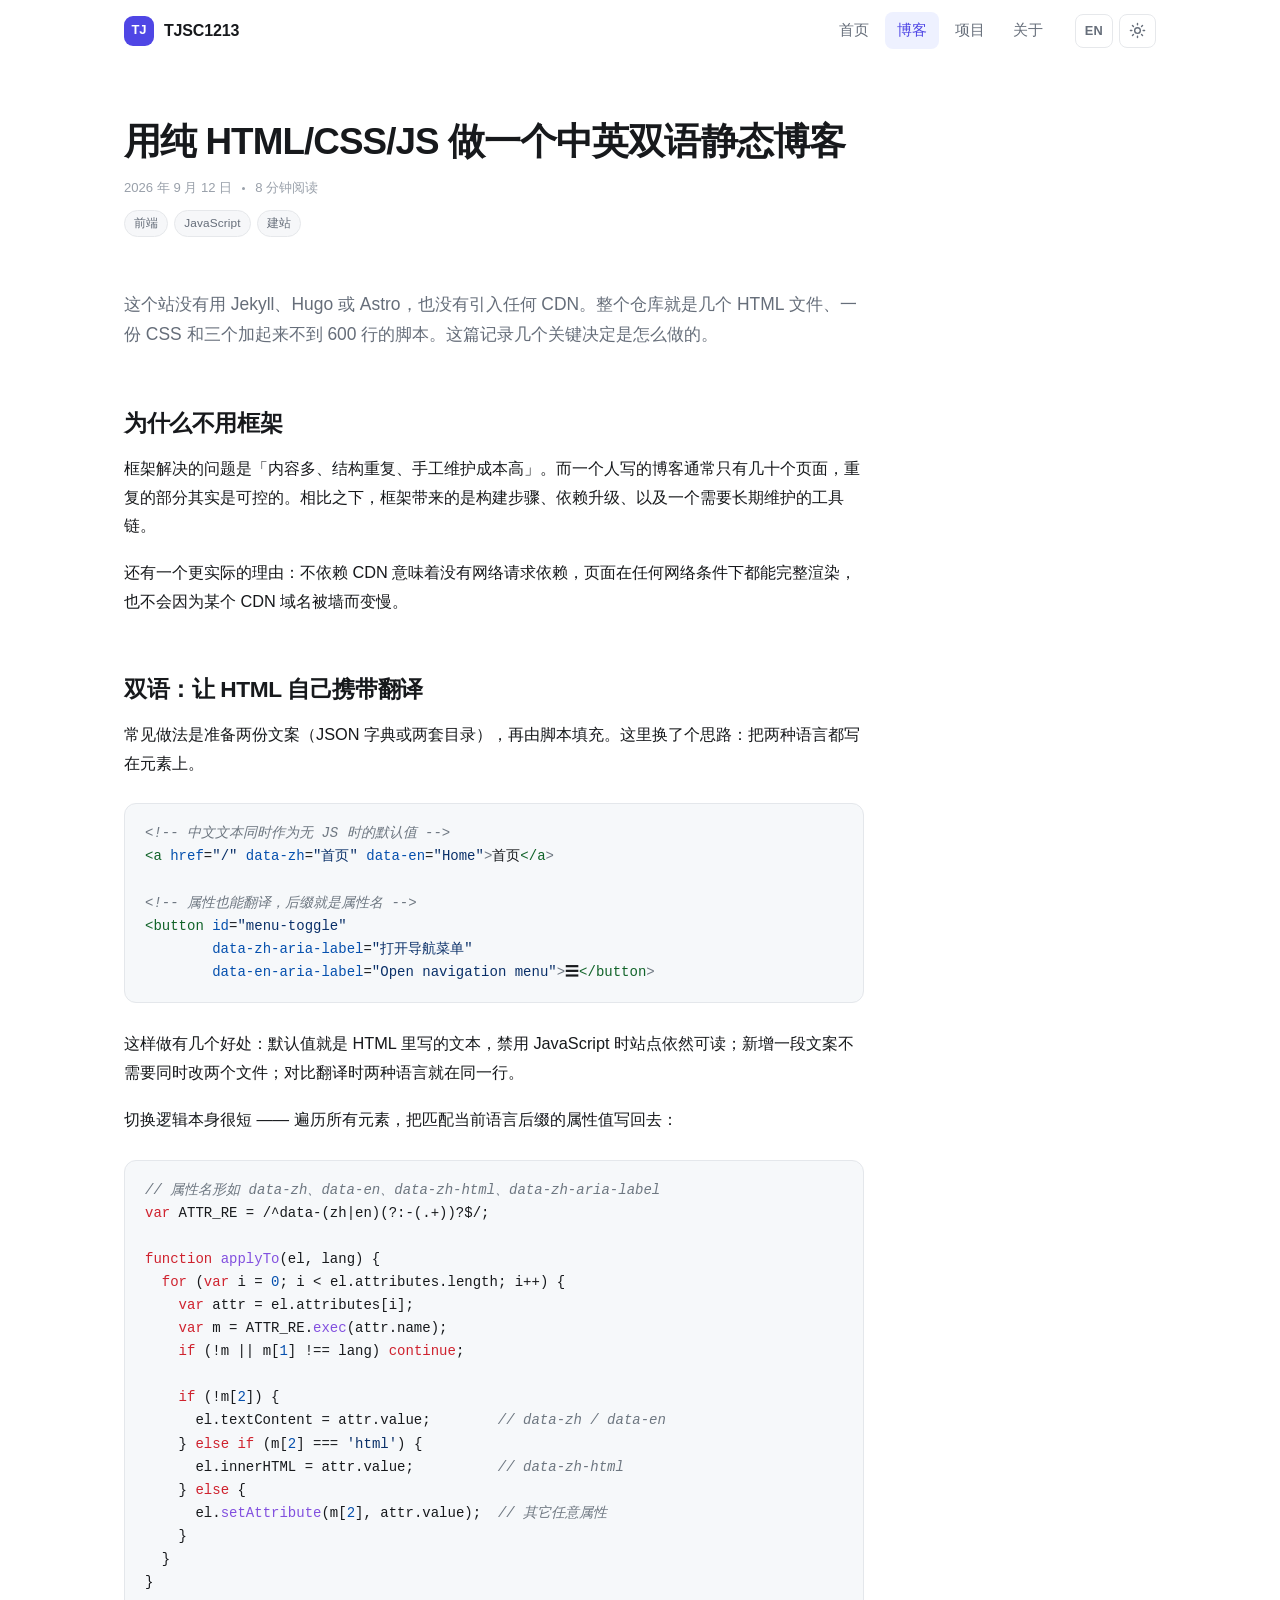
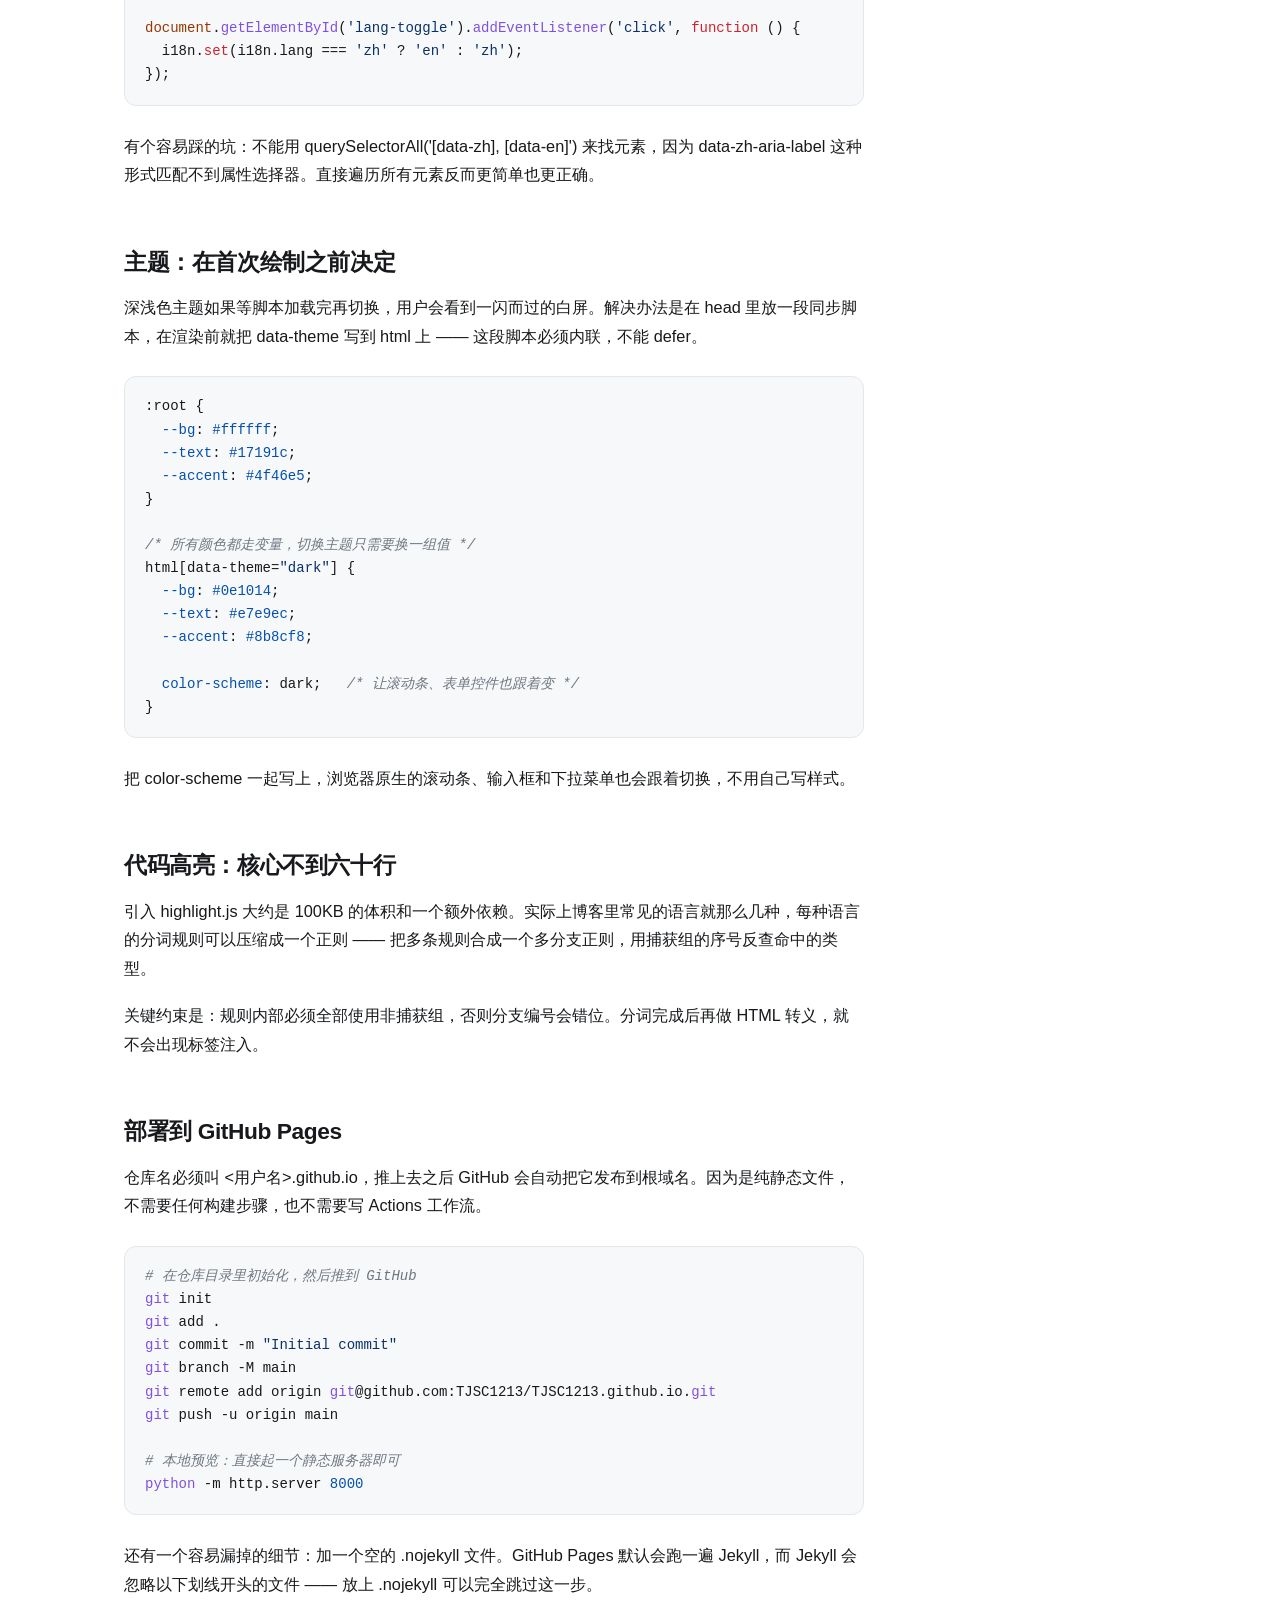
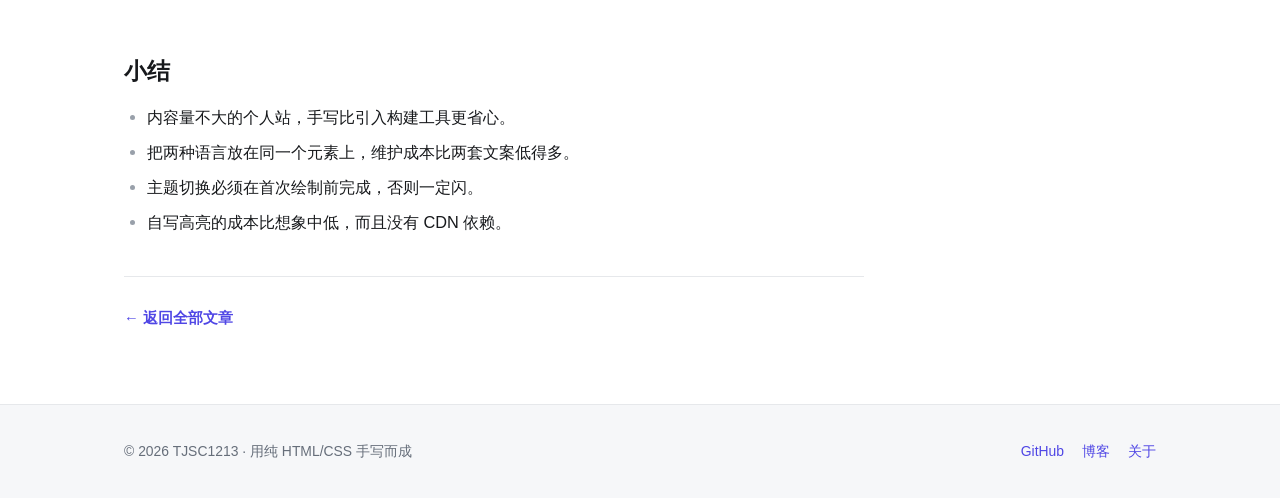
<file: blog/static-site-i18n/index.html>
<!doctype html>
<html lang="zh-CN" data-lang="zh" data-theme="light">
  <head>
    <meta charset="utf-8" />
    <meta name="viewport" content="width=device-width, initial-scale=1" />
    <title
      data-zh="用纯 HTML/CSS/JS 做一个中英双语静态博客 · TJSC1213"
      data-en="A bilingual static blog with plain HTML, CSS and JS · TJSC1213"
    >
      用纯 HTML/CSS/JS 做一个中英双语静态博客 · TJSC1213
    </title>
    <meta
      name="description"
      content="不引入框架和 CDN，用属性驱动的 i18n 与自写高亮，把中英双语站点部署到 GitHub Pages。"
    />
    <link rel="icon" href="/assets/favicon.svg" type="image/svg+xml" />
    <link rel="stylesheet" href="/assets/css/style.css" />
    <!-- 在首次绘制前定好主题与语言，避免闪烁 -->
    <script>
      (function () {
        try {
          var d = document.documentElement;
          var t = localStorage.getItem('theme');
          if (t !== 'light' && t !== 'dark') {
            t =
              window.matchMedia && window.matchMedia('(prefers-color-scheme: dark)').matches
                ? 'dark'
                : 'light';
          }
          d.setAttribute('data-theme', t);
          var l = localStorage.getItem('lang');
          if (l === 'zh' || l === 'en') d.setAttribute('data-lang', l);
        } catch (e) {}
      })();
    </script>
    <!-- Open Graph / Twitter：决定链接被分享到 QQ、微信、Twitter 等平台时的卡片长相 -->
    <meta property="og:type" content="article" />
    <meta property="og:site_name" content="TJSC1213" />
    <meta property="og:title" content="用纯 HTML/CSS/JS 做一个中英双语静态博客 · TJSC1213" />
    <meta property="og:description" content="不引入框架和 CDN，用属性驱动的 i18n 与自写高亮，把中英双语站点部署到 GitHub Pages。" />
    <meta property="og:url" content="https://tjsc1213.github.io/blog/static-site-i18n/" />
    <meta property="og:image" content="https://tjsc1213.github.io/assets/og-cover.png" />
    <meta property="og:image:width" content="512" />
    <meta property="og:image:height" content="512" />
    <meta property="og:locale" content="zh_CN" />
    <meta name="twitter:card" content="summary" />
    <meta name="twitter:title" content="用纯 HTML/CSS/JS 做一个中英双语静态博客 · TJSC1213" />
    <meta name="twitter:description" content="不引入框架和 CDN，用属性驱动的 i18n 与自写高亮，把中英双语站点部署到 GitHub Pages。" />
    <meta name="twitter:image" content="https://tjsc1213.github.io/assets/og-cover.png" />
  </head>

  <body>
    <a class="skip-link" href="#main" data-zh="跳到正文" data-en="Skip to content">跳到正文</a>

    <header class="site-header">
      <div class="container header-inner">
        <a class="brand" href="/" data-zh-aria-label="TJSC1213 首页" data-en-aria-label="TJSC1213 home">
          <span class="brand-mark" aria-hidden="true">TJ</span>
          <span>TJSC1213</span>
        </a>

        <nav class="site-nav" id="site-nav" aria-label="主导航" data-zh-aria-label="主导航" data-en-aria-label="Main navigation">
          <a href="/" data-zh="首页" data-en="Home">首页</a>
          <a href="/blog/" aria-current="page" data-zh="博客" data-en="Blog">博客</a>
          <a href="/projects/" data-zh="项目" data-en="Projects">项目</a>
          <a href="/about/" data-zh="关于" data-en="About">关于</a>
        </nav>

        <div class="header-actions">
          <button type="button" class="icon-btn" id="lang-toggle" aria-label="Switch to English">EN</button>

          <button type="button" class="icon-btn" id="theme-toggle" aria-label="切换到深色主题">
            <svg class="icon-sun" viewBox="0 0 24 24" fill="none" stroke="currentColor" stroke-width="2" stroke-linecap="round" aria-hidden="true">
              <circle cx="12" cy="12" r="4" />
              <path d="M12 2v2M12 20v2M4.9 4.9l1.4 1.4M17.7 17.7l1.4 1.4M2 12h2M20 12h2M4.9 19.1l1.4-1.4M17.7 6.3l1.4-1.4" />
            </svg>
            <svg class="icon-moon" viewBox="0 0 24 24" fill="none" stroke="currentColor" stroke-width="2" stroke-linecap="round" stroke-linejoin="round" aria-hidden="true">
              <path d="M21 12.79A9 9 0 1 1 11.21 3 7 7 0 0 0 21 12.79z" />
            </svg>
          </button>

          <button
            type="button"
            class="icon-btn menu-btn"
            id="menu-toggle"
            aria-expanded="false"
            aria-controls="site-nav"
            aria-label="打开导航菜单"
            data-zh-aria-label="打开导航菜单"
            data-en-aria-label="Open navigation menu"
          >
            <svg viewBox="0 0 24 24" fill="none" stroke="currentColor" stroke-width="2" stroke-linecap="round" aria-hidden="true">
              <path d="M4 7h16M4 12h16M4 17h16" />
            </svg>
          </button>
        </div>
      </div>
    </header>

    <main class="site-main" id="main">
      <div class="container">
        <div class="page-header">
          <h1
            class="page-title"
            data-zh="用纯 HTML/CSS/JS 做一个中英双语静态博客"
            data-en="A bilingual static blog with plain HTML, CSS and JS"
          >
            用纯 HTML/CSS/JS 做一个中英双语静态博客
          </h1>
          <div class="post-meta">
            <time datetime="2026-09-12" data-zh="2026 年 9 月 12 日" data-en="Sep 12, 2026">2026 年 9 月 12 日</time>
            <span class="dot" aria-hidden="true"></span>
            <span data-zh="8 分钟阅读" data-en="8 min read">8 分钟阅读</span>
          </div>
          <div class="tags">
            <span class="tag" data-zh="前端" data-en="Frontend">前端</span>
            <span class="tag">JavaScript</span>
            <span class="tag" data-zh="建站" data-en="Site">建站</span>
          </div>
        </div>

        <article class="prose">
          <p
            data-zh="这个站没有用 Jekyll、Hugo 或 Astro，也没有引入任何 CDN。整个仓库就是几个 HTML 文件、一份 CSS 和三个加起来不到 600 行的脚本。这篇记录几个关键决定是怎么做的。"
            data-en="This site uses no Jekyll, no Hugo, no Astro, and no CDN. The repository is a few HTML files, one stylesheet, and three scripts totalling under 600 lines. Here is how the key decisions went."
          >
            这个站没有用 Jekyll、Hugo 或 Astro，也没有引入任何 CDN。整个仓库就是几个 HTML 文件、一份 CSS 和三个加起来不到 600 行的脚本。这篇记录几个关键决定是怎么做的。
          </p>

          <h2 data-zh="为什么不用框架" data-en="Why not a framework">为什么不用框架</h2>

          <p
            data-zh="框架解决的问题是「内容多、结构重复、手工维护成本高」。而一个人写的博客通常只有几十个页面，重复的部分其实是可控的。相比之下，框架带来的是构建步骤、依赖升级、以及一个需要长期维护的工具链。"
            data-en="Frameworks solve the problem of “lots of content, repetitive structure, high manual cost”. A personal blog is usually a few dozen pages, where the repetition stays manageable. What a framework adds instead is a build step, dependency upgrades, and a toolchain you now have to maintain."
          >
            框架解决的问题是「内容多、结构重复、手工维护成本高」。而一个人写的博客通常只有几十个页面，重复的部分其实是可控的。相比之下，框架带来的是构建步骤、依赖升级、以及一个需要长期维护的工具链。
          </p>

          <p
            data-zh="还有一个更实际的理由：不依赖 CDN 意味着没有网络请求依赖，页面在任何网络条件下都能完整渲染，也不会因为某个 CDN 域名被墙而变慢。"
            data-en="There is a more practical reason too: with no CDN there is no network dependency for rendering, so the page renders fully under any network conditions — and no third-party domain can slow it down."
          >
            还有一个更实际的理由：不依赖 CDN 意味着没有网络请求依赖，页面在任何网络条件下都能完整渲染，也不会因为某个 CDN 域名被墙而变慢。
          </p>

          <h2 data-zh="双语：让 HTML 自己携带翻译" data-en="Bilingual: let the HTML carry its own translations">双语：让 HTML 自己携带翻译</h2>

          <p
            data-zh="常见做法是准备两份文案（JSON 字典或两套目录），再由脚本填充。这里换了个思路：把两种语言都写在元素上。"
            data-en="The usual approach keeps two sets of strings — a JSON dictionary or two content trees — and lets a script fill them in. This site does the opposite: both languages live on the element itself."
          >
            常见做法是准备两份文案（JSON 字典或两套目录），再由脚本填充。这里换了个思路：把两种语言都写在元素上。
          </p>

          <pre><code class="language-html">&lt;!-- 中文文本同时作为无 JS 时的默认值 --&gt;
&lt;a href="/" data-zh="首页" data-en="Home"&gt;首页&lt;/a&gt;

&lt;!-- 属性也能翻译，后缀就是属性名 --&gt;
&lt;button id="menu-toggle"
        data-zh-aria-label="打开导航菜单"
        data-en-aria-label="Open navigation menu"&gt;☰&lt;/button&gt;</code></pre>

          <p
            data-zh="这样做有几个好处：默认值就是 HTML 里写的文本，禁用 JavaScript 时站点依然可读；新增一段文案不需要同时改两个文件；对比翻译时两种语言就在同一行。"
            data-en="This has a few benefits: the default is the text already in the HTML, so the site stays readable with JavaScript disabled; adding a string never means editing two files; and both languages sit on the same line when you compare them."
          >
            这样做有几个好处：默认值就是 HTML 里写的文本，禁用 JavaScript 时站点依然可读；新增一段文案不需要同时改两个文件；对比翻译时两种语言就在同一行。
          </p>

          <p
            data-zh="切换逻辑本身很短 —— 遍历所有元素，把匹配当前语言后缀的属性值写回去："
            data-en="The switching logic itself is short — walk the elements and write back whichever attribute matches the active language:"
          >
            切换逻辑本身很短 —— 遍历所有元素，把匹配当前语言后缀的属性值写回去：
          </p>

          <pre><code class="language-js">// 属性名形如 data-zh、data-en、data-zh-html、data-zh-aria-label
var ATTR_RE = /^data-(zh|en)(?:-(.+))?$/;

function applyTo(el, lang) {
  for (var i = 0; i &lt; el.attributes.length; i++) {
    var attr = el.attributes[i];
    var m = ATTR_RE.exec(attr.name);
    if (!m || m[1] !== lang) continue;

    if (!m[2]) {
      el.textContent = attr.value;        // data-zh / data-en
    } else if (m[2] === 'html') {
      el.innerHTML = attr.value;          // data-zh-html
    } else {
      el.setAttribute(m[2], attr.value);  // 其它任意属性
    }
  }
}

document.getElementById('lang-toggle').addEventListener('click', function () {
  i18n.set(i18n.lang === 'zh' ? 'en' : 'zh');
});</code></pre>

          <p
            data-zh="有个容易踩的坑：不能用 querySelectorAll('[data-zh], [data-en]') 来找元素，因为 data-zh-aria-label 这种形式匹配不到属性选择器。直接遍历所有元素反而更简单也更正确。"
            data-en="One easy trap: you cannot select elements with querySelectorAll('[data-zh], [data-en]'), because forms like data-zh-aria-label do not match attribute selectors. Walking every element is both simpler and more correct."
          >
            有个容易踩的坑：不能用 <code>querySelectorAll('[data-zh], [data-en]')</code> 来找元素，因为 <code>data-zh-aria-label</code> 这种形式匹配不到属性选择器。直接遍历所有元素反而更简单也更正确。
          </p>

          <h2 data-zh="主题：在首次绘制之前决定" data-en="Theme: decide before the first paint">主题：在首次绘制之前决定</h2>

          <p
            data-zh="深浅色主题如果等脚本加载完再切换，用户会看到一闪而过的白屏。解决办法是在 head 里放一段同步脚本，在渲染前就把 data-theme 写到 html 上 —— 这段脚本必须内联，不能 defer。"
            data-en="If dark mode is applied only after the script loads, users see a flash of the wrong theme. The fix is a small synchronous script in head that sets data-theme before rendering — it must be inline, never deferred."
          >
            深浅色主题如果等脚本加载完再切换，用户会看到一闪而过的白屏。解决办法是在 head 里放一段同步脚本，在渲染前就把 data-theme 写到 html 上 —— 这段脚本必须内联，不能 defer。
          </p>

          <pre><code class="language-css">:root {
  --bg: #ffffff;
  --text: #17191c;
  --accent: #4f46e5;
}

/* 所有颜色都走变量，切换主题只需要换一组值 */
html[data-theme="dark"] {
  --bg: #0e1014;
  --text: #e7e9ec;
  --accent: #8b8cf8;

  color-scheme: dark;   /* 让滚动条、表单控件也跟着变 */
}</code></pre>

          <p
            data-zh="把 color-scheme 一起写上，浏览器原生的滚动条、输入框和下拉菜单也会跟着切换，不用自己写样式。"
            data-en="Setting color-scheme as well makes native scrollbars, inputs and dropdowns follow along without any custom styling."
          >
            把 <code>color-scheme</code> 一起写上，浏览器原生的滚动条、输入框和下拉菜单也会跟着切换，不用自己写样式。
          </p>

          <h2 data-zh="代码高亮：核心不到六十行" data-en="Syntax highlighting: under sixty lines of core logic">代码高亮：核心不到六十行</h2>

          <p
            data-zh="引入 highlight.js 大约是 100KB 的体积和一个额外依赖。实际上博客里常见的语言就那么几种，每种语言的分词规则可以压缩成一个正则 —— 把多条规则合成一个多分支正则，用捕获组的序号反查命中的类型。"
            data-en="Pulling in highlight.js costs roughly 100KB and another dependency. A blog only needs a handful of languages, and each language's rules compress into a single regex — combine the rules into one multi-branch pattern and use the capture-group index to look up which rule fired."
          >
            引入 highlight.js 大约是 100KB 的体积和一个额外依赖。实际上博客里常见的语言就那么几种，每种语言的分词规则可以压缩成一个正则 —— 把多条规则合成一个多分支正则，用捕获组的序号反查命中的类型。
          </p>

          <p
            data-zh="关键约束是：规则内部必须全部使用非捕获组，否则分支编号会错位。分词完成后再做 HTML 转义，就不会出现标签注入。"
            data-en="The critical constraint: every rule must use non-capturing groups internally, or the branch numbering shifts. After tokenizing, escaping the HTML prevents any tag injection."
          >
            关键约束是：规则内部必须全部使用非捕获组，否则分支编号会错位。分词完成后再做 HTML 转义，就不会出现标签注入。
          </p>

          <h2 data-zh="部署到 GitHub Pages" data-en="Deploying to GitHub Pages">部署到 GitHub Pages</h2>

          <p
            data-zh="仓库名必须叫 <用户名>.github.io，推上去之后 GitHub 会自动把它发布到根域名。因为是纯静态文件，不需要任何构建步骤，也不需要写 Actions 工作流。"
            data-en="The repository must be named <username>.github.io — once pushed, GitHub publishes it at the root domain automatically. Because the files are already static, there is no build step and no Actions workflow to write."
          >
            仓库名必须叫 <code>&lt;用户名&gt;.github.io</code>，推上去之后 GitHub 会自动把它发布到根域名。因为是纯静态文件，不需要任何构建步骤，也不需要写 Actions 工作流。
          </p>

          <pre><code class="language-bash"># 在仓库目录里初始化，然后推到 GitHub
git init
git add .
git commit -m "Initial commit"
git branch -M main
git remote add origin git@github.com:TJSC1213/TJSC1213.github.io.git
git push -u origin main

# 本地预览：直接起一个静态服务器即可
python -m http.server 8000</code></pre>

          <p
            data-zh="还有一个容易漏掉的细节：加一个空的 .nojekyll 文件。GitHub Pages 默认会跑一遍 Jekyll，而 Jekyll 会忽略以下划线开头的文件 —— 放上 .nojekyll 可以完全跳过这一步。"
            data-en="One easily missed detail: add an empty .nojekyll file. GitHub Pages runs Jekyll by default, and Jekyll ignores files starting with an underscore — .nojekyll skips the whole step."
          >
            还有一个容易漏掉的细节：加一个空的 <code>.nojekyll</code> 文件。GitHub Pages 默认会跑一遍 Jekyll，而 Jekyll 会忽略以下划线开头的文件 —— 放上 <code>.nojekyll</code> 可以完全跳过这一步。
          </p>

          <h2 data-zh="小结" data-en="Wrapping up">小结</h2>

          <ul>
            <li data-zh="内容量不大的个人站，手写比引入构建工具更省心。" data-en="For a small personal site, hand-writing beats adding a build tool.">
              内容量不大的个人站，手写比引入构建工具更省心。
            </li>
            <li data-zh="把两种语言放在同一个元素上，维护成本比两套文案低得多。" data-en="Keeping both languages on one element is far cheaper than two content trees.">
              把两种语言放在同一个元素上，维护成本比两套文案低得多。
            </li>
            <li data-zh="主题切换必须在首次绘制前完成，否则一定闪。" data-en="Theme switching must happen before the first paint, or it will always flash.">
              主题切换必须在首次绘制前完成，否则一定闪。
            </li>
            <li data-zh="自写高亮的成本比想象中低，而且没有 CDN 依赖。" data-en="A hand-written highlighter costs less than expected and drops the CDN dependency.">
              自写高亮的成本比想象中低，而且没有 CDN 依赖。
            </li>
          </ul>

          <div class="post-end">
            <a class="back-link" href="/blog/" data-zh="← 返回全部文章" data-en="← Back to all posts">← 返回全部文章</a>
          </div>
        </article>
      </div>
    </main>

    <footer class="site-footer">
      <div class="container footer-inner">
        <p>
          © <span id="year">2026</span> TJSC1213 ·
          <span data-zh="用纯 HTML/CSS 手写而成" data-en="Hand-built with plain HTML &amp; CSS">用纯 HTML/CSS 手写而成</span>
        </p>
        <div class="footer-links">
          <a href="https://github.com/TJSC1213" target="_blank" rel="noopener">GitHub</a>
          <a href="/blog/" data-zh="博客" data-en="Blog">博客</a>
          <a href="/about/" data-zh="关于" data-en="About">关于</a>
        </div>
      </div>
    </footer>

    <script src="/assets/js/i18n.js" defer></script>
    <script src="/assets/js/highlight.js" defer></script>
    <script src="/assets/js/main.js" defer></script>
  </body>
</html>
</file>
<file: assets/css/style.css>
@charset "utf-8";
/* ===========================================================================
   TJSC1213.github.io — 站点样式
   纯手写 CSS，无任何外部依赖（不加载字体、CDN、框架）。
   目录：
     1. 设计令牌（颜色 / 字体 / 尺寸）
     2. 重置与基础排版
     3. 布局容器
     4. 顶部导航
     5. 按钮
     6. 首页 Hero
     7. 区块标题
     8. 文章列表与卡片
     9. 正文排版（.prose）
    10. 代码块与语法高亮
    11. 时间线 / 联系方式
    12. 页脚
    13. 工具类与响应式
   =========================================================================== */

/* ---------------------------------------------------------------------------
   1. 设计令牌
   --------------------------------------------------------------------------- */
:root {
  /* 字体：全部走系统字体栈，不请求网络字体 */
  --font-sans: -apple-system, BlinkMacSystemFont, "Segoe UI", "Noto Sans SC",
    "PingFang SC", "Hiragino Sans GB", "Microsoft YaHei", "Helvetica Neue",
    Arial, sans-serif;
  --font-mono: ui-monospace, SFMono-Regular, "SF Mono", "Cascadia Code",
    "Cascadia Mono", Consolas, "Liberation Mono", Menlo, monospace;

  /* 浅色主题 */
  --bg: #ffffff;
  --bg-subtle: #f6f7f9;
  --bg-elevated: #ffffff;
  --border: #e6e8eb;
  --border-strong: #d5d9df;
  --text: #17191c;
  --text-muted: #666e7a;
  --text-faint: #99a0aa;

  --accent: #4f46e5;
  --accent-hover: #4338ca;
  --accent-soft: #eef1ff;
  --accent-contrast: #ffffff;

  --shadow-sm: 0 1px 2px rgba(16, 24, 40, 0.05);
  --shadow: 0 1px 2px rgba(16, 24, 40, 0.04), 0 6px 20px rgba(16, 24, 40, 0.06);
  --shadow-lg: 0 2px 6px rgba(16, 24, 40, 0.05), 0 16px 40px rgba(16, 24, 40, 0.1);

  /* 代码块 */
  --code-bg: #f6f8fa;
  --code-border: #e4e7eb;
  --tok-com: #6e7781;
  --tok-kw: #cf222e;
  --tok-str: #0a3069;
  --tok-num: #0550ae;
  --tok-fn: #8250df;
  --tok-typ: #953800;
  --tok-attr: #0550ae;
  --tok-tag: #116329;
  --tok-punc: #6e7781;

  /* 尺寸 */
  --maxw: 1080px;
  --maxw-prose: 740px;
  --radius-sm: 8px;
  --radius: 12px;
  --radius-lg: 18px;
  --header-h: 62px;

  color-scheme: light;
}

/* 深色主题：由 <html data-theme="dark"> 切换 */
html[data-theme="dark"] {
  --bg: #0e1014;
  --bg-subtle: #15181e;
  --bg-elevated: #15181e;
  --border: #262b33;
  --border-strong: #383f49;
  --text: #e7e9ec;
  --text-muted: #9aa3ae;
  --text-faint: #6c7480;

  --accent: #8b8cf8;
  --accent-hover: #a5a6fa;
  --accent-soft: #1b1e33;
  --accent-contrast: #10121a;

  --shadow-sm: 0 1px 2px rgba(0, 0, 0, 0.4);
  --shadow: 0 1px 2px rgba(0, 0, 0, 0.3), 0 6px 20px rgba(0, 0, 0, 0.4);
  --shadow-lg: 0 2px 6px rgba(0, 0, 0, 0.35), 0 16px 40px rgba(0, 0, 0, 0.5);

  --code-bg: #14171d;
  --code-border: #262b33;
  --tok-com: #8b949e;
  --tok-kw: #ff7b72;
  --tok-str: #a5d6ff;
  --tok-num: #79c0ff;
  --tok-fn: #d2a8ff;
  --tok-typ: #ffa657;
  --tok-attr: #79c0ff;
  --tok-tag: #7ee787;
  --tok-punc: #8b949e;

  color-scheme: dark;
}

/* ---------------------------------------------------------------------------
   2. 重置与基础排版
   --------------------------------------------------------------------------- */
*,
*::before,
*::after {
  box-sizing: border-box;
}

html {
  -webkit-text-size-adjust: 100%;
  scroll-behavior: smooth;
  scroll-padding-top: calc(var(--header-h) + 16px);
}

body {
  margin: 0;
  font-family: var(--font-sans);
  font-size: 16px;
  line-height: 1.75;
  color: var(--text);
  background: var(--bg);
  -webkit-font-smoothing: antialiased;
  -moz-osx-font-smoothing: grayscale;
  text-rendering: optimizeLegibility;
}

h1,
h2,
h3,
h4,
h5,
h6 {
  margin: 0 0 0.6em;
  line-height: 1.3;
  font-weight: 700;
  letter-spacing: -0.012em;
}

p {
  margin: 0 0 1.15em;
}

a {
  color: var(--accent);
  text-decoration: none;
}

a:hover {
  color: var(--accent-hover);
  text-decoration: underline;
  text-underline-offset: 3px;
}

img,
svg {
  max-width: 100%;
  height: auto;
}

hr {
  border: 0;
  border-top: 1px solid var(--border);
  margin: 2.5rem 0;
}

code,
kbd,
pre,
samp {
  font-family: var(--font-mono);
  font-size: 0.9em;
}

:focus-visible {
  outline: 2px solid var(--accent);
  outline-offset: 3px;
  border-radius: 4px;
}

::selection {
  background: var(--accent-soft);
  color: var(--text);
}

/* 键盘用户跳过导航 */
.skip-link {
  position: absolute;
  left: -9999px;
  top: 0;
  z-index: 100;
  padding: 10px 16px;
  background: var(--accent);
  color: var(--accent-contrast);
  border-radius: 0 0 var(--radius-sm) 0;
}

.skip-link:focus {
  left: 0;
}

/* ---------------------------------------------------------------------------
   3. 布局容器
   --------------------------------------------------------------------------- */
.container {
  width: 100%;
  max-width: var(--maxw);
  margin-inline: auto;
  padding-inline: 24px;
}

.site-main {
  min-height: calc(100vh - var(--header-h) - 220px);
  padding-bottom: 72px;
}

/* ---------------------------------------------------------------------------
   4. 顶部导航
   --------------------------------------------------------------------------- */
.site-header {
  position: sticky;
  top: 0;
  z-index: 50;
  height: var(--header-h);
  background: color-mix(in srgb, var(--bg) 88%, transparent);
  backdrop-filter: saturate(180%) blur(12px);
  -webkit-backdrop-filter: saturate(180%) blur(12px);
  border-bottom: 1px solid transparent;
  transition: border-color 0.2s ease, box-shadow 0.2s ease;
}

/* 不支持 color-mix 的浏览器回退到不透明背景 */
@supports not (background: color-mix(in srgb, red 50%, transparent)) {
  .site-header {
    background: var(--bg);
  }
}

.site-header.is-scrolled {
  border-bottom-color: var(--border);
  box-shadow: var(--shadow-sm);
}

.header-inner {
  display: flex;
  align-items: center;
  gap: 20px;
  height: 100%;
}

.brand {
  display: inline-flex;
  align-items: center;
  gap: 10px;
  font-weight: 700;
  color: var(--text);
  letter-spacing: -0.01em;
  flex-shrink: 0;
}

.brand:hover {
  color: var(--text);
  text-decoration: none;
}

.brand-mark {
  display: grid;
  place-items: center;
  width: 30px;
  height: 30px;
  border-radius: 9px;
  background: var(--accent);
  color: var(--accent-contrast);
  font-size: 13px;
  font-weight: 700;
  letter-spacing: 0;
}

.site-nav {
  display: flex;
  align-items: center;
  gap: 4px;
  margin-inline-start: auto;
}

.site-nav a {
  padding: 6px 12px;
  border-radius: var(--radius-sm);
  color: var(--text-muted);
  font-size: 0.925rem;
  font-weight: 500;
  transition: color 0.15s ease, background-color 0.15s ease;
}

.site-nav a:hover {
  color: var(--text);
  background: var(--bg-subtle);
  text-decoration: none;
}

.site-nav a[aria-current="page"] {
  color: var(--accent);
  background: var(--accent-soft);
}

.header-actions {
  display: flex;
  align-items: center;
  gap: 6px;
  flex-shrink: 0;
}

.icon-btn {
  display: grid;
  place-items: center;
  min-width: 34px;
  height: 34px;
  padding: 0 9px;
  border: 1px solid var(--border);
  border-radius: var(--radius-sm);
  background: var(--bg-elevated);
  color: var(--text-muted);
  font-family: inherit;
  font-size: 0.8rem;
  font-weight: 600;
  letter-spacing: 0.02em;
  cursor: pointer;
  transition: color 0.15s ease, border-color 0.15s ease, background-color 0.15s ease;
}

.icon-btn:hover {
  color: var(--text);
  border-color: var(--border-strong);
  background: var(--bg-subtle);
}

.icon-btn svg {
  width: 17px;
  height: 17px;
  display: block;
}

/* 主题图标按当前主题二选一显示 */
html[data-theme="light"] .icon-moon,
html[data-theme="dark"] .icon-sun {
  display: none;
}

.menu-btn {
  display: none;
}

/* ---------------------------------------------------------------------------
   5. 按钮
   --------------------------------------------------------------------------- */
.btn {
  display: inline-flex;
  align-items: center;
  gap: 8px;
  padding: 10px 20px;
  border: 1px solid transparent;
  border-radius: 999px;
  font-size: 0.94rem;
  font-weight: 600;
  line-height: 1.4;
  cursor: pointer;
  transition: transform 0.12s ease, background-color 0.15s ease,
    border-color 0.15s ease, color 0.15s ease, box-shadow 0.15s ease;
}

.btn:hover {
  text-decoration: none;
  transform: translateY(-1px);
}

.btn:active {
  transform: translateY(0);
}

.btn svg {
  width: 16px;
  height: 16px;
}

.btn--primary {
  background: var(--accent);
  color: var(--accent-contrast);
  box-shadow: var(--shadow-sm);
}

.btn--primary:hover {
  background: var(--accent-hover);
  color: var(--accent-contrast);
  box-shadow: var(--shadow);
}

.btn--ghost {
  background: var(--bg-elevated);
  border-color: var(--border-strong);
  color: var(--text);
}

.btn--ghost:hover {
  border-color: var(--accent);
  color: var(--accent);
}

/* ---------------------------------------------------------------------------
   6. 首页 Hero
   --------------------------------------------------------------------------- */
.hero {
  position: relative;
  padding: 84px 0 64px;
  overflow: hidden;
}

.hero::before {
  content: "";
  position: absolute;
  inset: -40% 0 auto 50%;
  width: 900px;
  height: 620px;
  translate: -50% 0;
  background: radial-gradient(
    closest-side,
    color-mix(in srgb, var(--accent) 16%, transparent),
    transparent
  );
  pointer-events: none;
  z-index: -1;
}

@supports not (background: color-mix(in srgb, red 50%, transparent)) {
  .hero::before {
    display: none;
  }
}

.hero-eyebrow {
  display: inline-block;
  margin-bottom: 18px;
  padding: 5px 13px;
  border: 1px solid var(--border);
  border-radius: 999px;
  background: var(--bg-elevated);
  color: var(--text-muted);
  font-size: 0.8rem;
  font-weight: 600;
  letter-spacing: 0.04em;
  text-transform: uppercase;
}

.hero-title {
  font-size: clamp(2.05rem, 1.35rem + 3.1vw, 3.2rem);
  margin-bottom: 0.35em;
  letter-spacing: -0.03em;
}

.hero-title .accent {
  color: var(--accent);
}

.hero-sub {
  max-width: 620px;
  margin-bottom: 2rem;
  color: var(--text-muted);
  font-size: clamp(1rem, 0.95rem + 0.3vw, 1.13rem);
}

.hero-actions {
  display: flex;
  flex-wrap: wrap;
  gap: 12px;
}

/* ---------------------------------------------------------------------------
   7. 区块标题
   --------------------------------------------------------------------------- */
.section {
  padding-top: 56px;
}

.section-head {
  display: flex;
  align-items: baseline;
  justify-content: space-between;
  gap: 16px;
  margin-bottom: 26px;
  padding-bottom: 14px;
  border-bottom: 1px solid var(--border);
}

.section-title {
  margin: 0;
  font-size: 1.3rem;
  letter-spacing: -0.015em;
}

.section-title .count {
  margin-inline-start: 8px;
  color: var(--text-faint);
  font-size: 0.85rem;
  font-weight: 500;
}

.section-more {
  flex-shrink: 0;
  font-size: 0.9rem;
  font-weight: 600;
}

.page-header {
  padding: 56px 0 12px;
}

.page-title {
  font-size: clamp(1.75rem, 1.4rem + 1.6vw, 2.3rem);
  margin-bottom: 0.3em;
  letter-spacing: -0.025em;
}

.page-desc {
  max-width: 640px;
  margin: 0;
  color: var(--text-muted);
}

/* ---------------------------------------------------------------------------
   8. 文章列表与卡片
   --------------------------------------------------------------------------- */
.post-list {
  list-style: none;
  margin: 0;
  padding: 0;
}

.post-item {
  padding: 22px 0;
  border-bottom: 1px solid var(--border);
}

.post-item:first-child {
  padding-top: 0;
}

.post-item:last-child {
  border-bottom: 0;
}

.post-meta {
  display: flex;
  flex-wrap: wrap;
  align-items: center;
  gap: 10px;
  margin-bottom: 7px;
  color: var(--text-faint);
  font-size: 0.82rem;
}

.post-meta time {
  font-variant-numeric: tabular-nums;
}

.post-meta .dot {
  width: 3px;
  height: 3px;
  border-radius: 50%;
  background: currentColor;
}

.post-title {
  margin: 0 0 6px;
  font-size: 1.16rem;
  letter-spacing: -0.012em;
}

.post-title a {
  color: var(--text);
}

.post-title a:hover {
  color: var(--accent);
  text-decoration: none;
}

.post-excerpt {
  margin: 0;
  max-width: 66ch;
  color: var(--text-muted);
  font-size: 0.95rem;
}

.tags {
  display: flex;
  flex-wrap: wrap;
  gap: 6px;
  margin-top: 10px;
}

.tag {
  padding: 2px 9px;
  border: 1px solid var(--border);
  border-radius: 999px;
  background: var(--bg-subtle);
  color: var(--text-muted);
  font-size: 0.74rem;
  font-weight: 500;
  letter-spacing: 0.01em;
}

/* 卡片网格 */
.card-grid {
  display: grid;
  grid-template-columns: repeat(auto-fill, minmax(272px, 1fr));
  gap: 18px;
}

.card {
  display: flex;
  flex-direction: column;
  padding: 22px;
  border: 1px solid var(--border);
  border-radius: var(--radius);
  background: var(--bg-elevated);
  transition: border-color 0.18s ease, transform 0.18s ease,
    box-shadow 0.18s ease;
}

.card:hover {
  border-color: var(--border-strong);
  transform: translateY(-2px);
  box-shadow: var(--shadow);
}

.card-title {
  display: flex;
  align-items: center;
  gap: 9px;
  margin: 0 0 9px;
  font-size: 1.03rem;
}

.card-title svg {
  width: 17px;
  height: 17px;
  color: var(--accent);
  flex-shrink: 0;
}

.card-desc {
  margin: 0 0 16px;
  color: var(--text-muted);
  font-size: 0.92rem;
  flex-grow: 1;
}

.card-foot {
  display: flex;
  flex-wrap: wrap;
  gap: 14px;
  padding-top: 14px;
  border-top: 1px solid var(--border);
  font-size: 0.855rem;
  font-weight: 600;
}

.card-foot .lang {
  color: var(--text-faint);
  font-weight: 500;
}

/* ---------------------------------------------------------------------------
   9. 正文排版
   --------------------------------------------------------------------------- */
.prose {
  max-width: var(--maxw-prose);
  padding-top: 40px;
  font-size: 1.02rem;
}

.prose > p:first-of-type {
  font-size: 1.09rem;
  color: var(--text-muted);
}

.prose h2 {
  margin: 2.4em 0 0.7em;
  padding-top: 0.2em;
  font-size: 1.42rem;
  letter-spacing: -0.018em;
}

.prose h3 {
  margin: 1.9em 0 0.6em;
  font-size: 1.14rem;
}

.prose ul,
.prose ol {
  margin: 0 0 1.15em;
  padding-inline-start: 1.4em;
}

.prose li {
  margin-bottom: 0.4em;
}

.prose li::marker {
  color: var(--text-faint);
}

.prose blockquote {
  margin: 1.6em 0;
  padding: 4px 0 4px 20px;
  border-inline-start: 3px solid var(--accent);
  color: var(--text-muted);
}

.prose blockquote p:last-child {
  margin-bottom: 0;
}

.prose img {
  border-radius: var(--radius);
  border: 1px solid var(--border);
}

/* 行内代码 */
.prose :not(pre) > code {
  padding: 0.15em 0.42em;
  border: 1px solid var(--code-border);
  border-radius: 6px;
  background: var(--code-bg);
  color: var(--tok-kw);
  font-size: 0.86em;
  white-space: nowrap;
}

.prose table {
  width: 100%;
  margin: 1.6em 0;
  border-collapse: collapse;
  font-size: 0.93rem;
}

.prose th,
.prose td {
  padding: 9px 14px;
  border: 1px solid var(--border);
  text-align: start;
}

.prose th {
  background: var(--bg-subtle);
  font-weight: 600;
}

/* 文章结尾 */
.post-end {
  margin-top: 40px;
  padding-top: 26px;
  border-top: 1px solid var(--border);
}

.back-link {
  font-size: 0.92rem;
  font-weight: 600;
}

/* ---------------------------------------------------------------------------
   10. 代码块与语法高亮
   --------------------------------------------------------------------------- */
.code-block {
  position: relative;
  margin: 1.6em 0;
}

/* 同时覆盖裸 pre：JS 未执行时代码块也有完整样式 */
.code-block pre,
.prose pre {
  margin: 0;
  padding: 18px 20px;
  border: 1px solid var(--code-border);
  border-radius: var(--radius);
  background: var(--code-bg);
  overflow-x: auto;
  font-size: 0.875rem;
  line-height: 1.65;
  tab-size: 2;
}

.code-block code,
.prose pre code {
  font-size: inherit;
  color: var(--text);
  background: none;
  border: 0;
  padding: 0;
  white-space: pre;
}

.copy-btn {
  position: absolute;
  top: 10px;
  inset-inline-end: 10px;
  padding: 4px 10px;
  border: 1px solid var(--code-border);
  border-radius: 6px;
  background: var(--bg-elevated);
  color: var(--text-muted);
  font-family: inherit;
  font-size: 0.73rem;
  font-weight: 600;
  cursor: pointer;
  opacity: 0;
  transition: opacity 0.15s ease, color 0.15s ease, border-color 0.15s ease;
}

.code-block:hover .copy-btn,
.copy-btn:focus-visible {
  opacity: 1;
}

.copy-btn:hover {
  color: var(--accent);
  border-color: var(--accent);
}

/* 高亮 token 配色（类名由 assets/js/highlight.js 生成） */
.tok-com,
.tok-doctype {
  color: var(--tok-com);
}
.tok-com {
  font-style: italic;
}
.tok-kw,
.tok-pre,
.tok-at {
  color: var(--tok-kw);
}
.tok-str {
  color: var(--tok-str);
}
.tok-num,
.tok-var {
  color: var(--tok-num);
}
.tok-fn,
.tok-cmd,
.tok-dec {
  color: var(--tok-fn);
}
.tok-typ {
  color: var(--tok-typ);
}
.tok-attr,
.tok-key,
.tok-prop {
  color: var(--tok-attr);
}
.tok-tag {
  color: var(--tok-tag);
}
.tok-punc {
  color: var(--tok-punc);
}

/* ---------------------------------------------------------------------------
   11. 时间线 / 联系方式
   --------------------------------------------------------------------------- */
.timeline {
  list-style: none;
  margin: 0;
  padding: 0;
}

.timeline li {
  position: relative;
  padding: 0 0 26px 26px;
  border-inline-start: 2px solid var(--border);
}

.timeline li:last-child {
  padding-bottom: 0;
  border-inline-start-color: transparent;
}

.timeline li::before {
  content: "";
  position: absolute;
  inset-inline-start: -7px;
  top: 7px;
  width: 12px;
  height: 12px;
  border-radius: 50%;
  border: 2px solid var(--bg);
  background: var(--accent);
}

.timeline-period {
  display: block;
  color: var(--text-faint);
  font-size: 0.82rem;
  font-variant-numeric: tabular-nums;
}

.timeline-role {
  margin: 2px 0 4px;
  font-size: 1.03rem;
  font-weight: 650;
}

.timeline-org {
  margin: 0 0 6px;
  color: var(--text-muted);
  font-size: 0.9rem;
}

.contact-list {
  list-style: none;
  margin: 0;
  padding: 0;
  display: grid;
  gap: 12px;
}

.contact-list li {
  display: flex;
  align-items: center;
  gap: 12px;
  color: var(--text-muted);
  font-size: 0.94rem;
}

.contact-list svg {
  width: 17px;
  height: 17px;
  color: var(--text-faint);
  flex-shrink: 0;
}

/* ---------------------------------------------------------------------------
   12. 页脚
   --------------------------------------------------------------------------- */
.site-footer {
  padding: 34px 0;
  border-top: 1px solid var(--border);
  background: var(--bg-subtle);
  color: var(--text-muted);
  font-size: 0.87rem;
}

.footer-inner {
  display: flex;
  flex-wrap: wrap;
  align-items: center;
  justify-content: space-between;
  gap: 12px;
}

.footer-inner p {
  margin: 0;
}

.footer-links {
  display: flex;
  gap: 18px;
}

/* ---------------------------------------------------------------------------
   13. 工具类与响应式
   --------------------------------------------------------------------------- */
.centered {
  text-align: center;
}

.muted {
  color: var(--text-muted);
}

.mx-auto {
  margin-inline: auto;
}

.stack-lg > * + * {
  margin-top: 3.5rem;
}

@media (max-width: 780px) {
  .container {
    padding-inline: 18px;
  }

  .menu-btn {
    display: grid;
  }

  .site-nav {
    position: absolute;
    top: var(--header-h);
    inset-inline: 0;
    flex-direction: column;
    align-items: stretch;
    gap: 2px;
    margin: 0;
    padding: 10px 18px 16px;
    background: var(--bg);
    border-bottom: 1px solid var(--border);
    box-shadow: var(--shadow);
    display: none;
  }

  .site-nav.is-open {
    display: flex;
  }

  .site-nav a {
    padding: 10px 12px;
    font-size: 1rem;
  }

  .hero {
    padding: 52px 0 40px;
  }

  .page-header {
    padding-top: 38px;
  }

  .prose {
    padding-top: 28px;
  }
}

@media (prefers-reduced-motion: reduce) {
  html {
    scroll-behavior: auto;
  }

  *,
  *::before,
  *::after {
    animation-duration: 0.01ms !important;
    transition-duration: 0.01ms !important;
  }
}

/* 打印：去掉导航与装饰，只留正文 */
@media print {
  .site-header,
  .site-footer,
  .copy-btn,
  .hero-actions {
    display: none !important;
  }

  body {
    font-size: 11pt;
  }

  .prose {
    max-width: none;
  }
}
</file>
